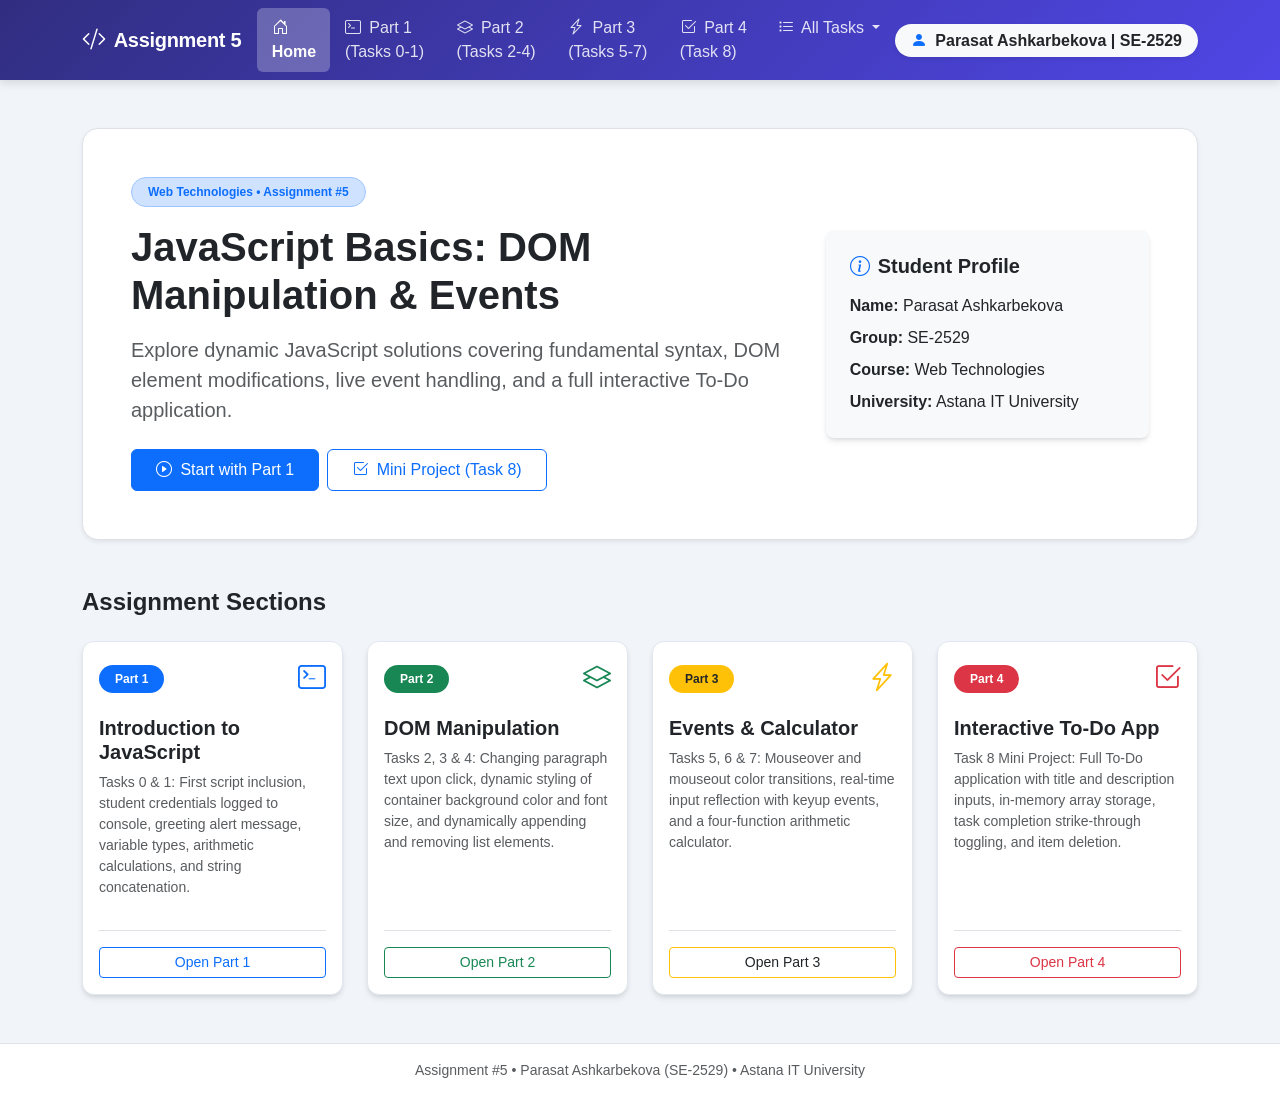
<file: index.html>
<!DOCTYPE html>
<html lang="en">
<head>
  <meta charset="UTF-8">
  <meta name="viewport" content="width=device-width, initial-scale=1.0">
  <title>Assignment 5 - JavaScript Basics | Parasat Ashkarbekova</title>
  <link href="https://cdn.jsdelivr.net/npm/bootstrap@5.3.3/dist/css/bootstrap.min.css" rel="stylesheet">
  <link href="https://cdn.jsdelivr.net/npm/bootstrap-icons@1.11.3/font/bootstrap-icons.min.css" rel="stylesheet">
  <link rel="stylesheet" href="css/style.css">
</head>
<body>

  <nav class="navbar navbar-expand-lg navbar-dark sticky-top">
    <div class="container">
      <a class="navbar-brand d-flex align-items-center gap-2" href="index.html">
        <i class="bi bi-code-slash fs-4"></i>
        <span>Assignment 5</span>
      </a>
      <button class="navbar-toggler" type="button" data-bs-toggle="collapse" data-bs-target="#mainNavbar" aria-controls="mainNavbar" aria-expanded="false" aria-label="Toggle navigation">
        <span class="navbar-toggler-icon"></span>
      </button>
      <div class="collapse navbar-collapse" id="mainNavbar">
        <ul class="navbar-nav me-auto mb-2 mb-lg-0">
          <li class="nav-item">
            <a class="nav-link active" aria-current="page" href="index.html">
              <i class="bi bi-house-door me-1"></i> Home
            </a>
          </li>
          <li class="nav-item">
            <a class="nav-link" href="part1.html">
              <i class="bi bi-terminal me-1"></i> Part 1 (Tasks 0-1)
            </a>
          </li>
          <li class="nav-item">
            <a class="nav-link" href="part2.html">
              <i class="bi bi-layers me-1"></i> Part 2 (Tasks 2-4)
            </a>
          </li>
          <li class="nav-item">
            <a class="nav-link" href="part3.html">
              <i class="bi bi-lightning-charge me-1"></i> Part 3 (Tasks 5-7)
            </a>
          </li>
          <li class="nav-item">
            <a class="nav-link" href="part4.html">
              <i class="bi bi-check2-square me-1"></i> Part 4 (Task 8)
            </a>
          </li>
          <li class="nav-item dropdown">
            <a class="nav-link dropdown-toggle" href="#" role="button" data-bs-toggle="dropdown" aria-expanded="false">
              <i class="bi bi-list-task me-1"></i> All Tasks
            </a>
            <ul class="dropdown-menu">
              <li><h6 class="dropdown-header">Part 1: Introduction</h6></li>
              <li><a class="dropdown-item" href="part1.html#task0">Task 0: First Script & Alert</a></li>
              <li><a class="dropdown-item" href="part1.html#task1">Task 1: Variables & Operators</a></li>
              <li><hr class="dropdown-divider"></li>
              <li><h6 class="dropdown-header">Part 2: DOM Manipulation</h6></li>
              <li><a class="dropdown-item" href="part2.html#task2">Task 2: Changing Content</a></li>
              <li><a class="dropdown-item" href="part2.html#task3">Task 3: Changing Styles</a></li>
              <li><a class="dropdown-item" href="part2.html#task4">Task 4: Add & Remove Items</a></li>
              <li><hr class="dropdown-divider"></li>
              <li><h6 class="dropdown-header">Part 3: Events</h6></li>
              <li><a class="dropdown-item" href="part3.html#task5">Task 5: Mouse Events</a></li>
              <li><a class="dropdown-item" href="part3.html#task6">Task 6: Keyboard Events</a></li>
              <li><a class="dropdown-item" href="part3.html#task7">Task 7: Calculator</a></li>
              <li><hr class="dropdown-divider"></li>
              <li><h6 class="dropdown-header">Part 4: Mini Project</h6></li>
              <li><a class="dropdown-item" href="part4.html#task8">Task 8: To-Do App</a></li>
            </ul>
          </li>
        </ul>
        <div class="d-flex align-items-center">
          <span class="badge bg-light text-dark py-2 px-3 fs-6 rounded-pill shadow-sm">
            <i class="bi bi-person-fill text-primary me-1"></i> Parasat Ashkarbekova | SE-2529
          </span>
        </div>
      </div>
    </div>
  </nav>

  <main class="py-5">
    <div class="container">
      <div class="p-5 mb-5 rounded-4 bg-white shadow-sm border">
        <div class="row align-items-center g-4">
          <div class="col-lg-8">
            <span class="badge bg-primary-subtle text-primary border border-primary-subtle px-3 py-2 rounded-pill mb-3">
              Web Technologies &bull; Assignment #5
            </span>
            <h1 class="display-6 fw-bold text-dark mb-3">
              JavaScript Basics: DOM Manipulation & Events
            </h1>
            <p class="lead text-muted mb-4">
              Explore dynamic JavaScript solutions covering fundamental syntax, DOM element modifications, live event handling, and a full interactive To-Do application.
            </p>
            <div class="d-flex flex-wrap gap-2">
              <a href="part1.html" class="btn btn-primary px-4 py-2">
                <i class="bi bi-play-circle me-1"></i> Start with Part 1
              </a>
              <a href="part4.html" class="btn btn-outline-primary px-4 py-2">
                <i class="bi bi-check2-square me-1"></i> Mini Project (Task 8)
              </a>
            </div>
          </div>
          <div class="col-lg-4">
            <div class="card border-0 bg-light p-4 rounded-3">
              <h5 class="fw-bold mb-3"><i class="bi bi-info-circle me-2 text-primary"></i>Student Profile</h5>
              <ul class="list-unstyled mb-0">
                <li class="mb-2"><strong>Name:</strong> Parasat Ashkarbekova</li>
                <li class="mb-2"><strong>Group:</strong> SE-2529</li>
                <li class="mb-2"><strong>Course:</strong> Web Technologies</li>
                <li><strong>University:</strong> Astana IT University</li>
              </ul>
            </div>
          </div>
        </div>
      </div>

      <h2 class="h4 fw-bold mb-4 text-dark">Assignment Sections</h2>
      <div class="row g-4">

        <div class="col-md-6 col-lg-3">
          <div class="card card-hover h-100">
            <div class="card-body d-flex flex-column">
              <div class="d-flex align-items-center justify-content-between mb-3">
                <span class="badge bg-primary text-white px-3 py-2 rounded-pill">Part 1</span>
                <i class="bi bi-terminal fs-3 text-primary"></i>
              </div>
              <h5 class="card-title fw-bold">Introduction to JavaScript</h5>
              <p class="card-text text-muted small flex-grow-1">
                Tasks 0 & 1: First script inclusion, student credentials logged to console, greeting alert message, variable types, arithmetic calculations, and string concatenation.
              </p>
              <div class="pt-3 border-top mt-3">
                <a href="part1.html" class="btn btn-sm btn-outline-primary w-100">Open Part 1</a>
              </div>
            </div>
          </div>
        </div>

        <div class="col-md-6 col-lg-3">
          <div class="card card-hover h-100">
            <div class="card-body d-flex flex-column">
              <div class="d-flex align-items-center justify-content-between mb-3">
                <span class="badge bg-success text-white px-3 py-2 rounded-pill">Part 2</span>
                <i class="bi bi-layers fs-3 text-success"></i>
              </div>
              <h5 class="card-title fw-bold">DOM Manipulation</h5>
              <p class="card-text text-muted small flex-grow-1">
                Tasks 2, 3 & 4: Changing paragraph text upon click, dynamic styling of container background color and font size, and dynamically appending and removing list elements.
              </p>
              <div class="pt-3 border-top mt-3">
                <a href="part2.html" class="btn btn-sm btn-outline-success w-100">Open Part 2</a>
              </div>
            </div>
          </div>
        </div>

        <div class="col-md-6 col-lg-3">
          <div class="card card-hover h-100">
            <div class="card-body d-flex flex-column">
              <div class="d-flex align-items-center justify-content-between mb-3">
                <span class="badge bg-warning text-dark px-3 py-2 rounded-pill">Part 3</span>
                <i class="bi bi-lightning-charge fs-3 text-warning"></i>
              </div>
              <h5 class="card-title fw-bold">Events & Calculator</h5>
              <p class="card-text text-muted small flex-grow-1">
                Tasks 5, 6 & 7: Mouseover and mouseout color transitions, real-time input reflection with keyup events, and a four-function arithmetic calculator.
              </p>
              <div class="pt-3 border-top mt-3">
                <a href="part3.html" class="btn btn-sm btn-outline-warning text-dark w-100">Open Part 3</a>
              </div>
            </div>
          </div>
        </div>

        <div class="col-md-6 col-lg-3">
          <div class="card card-hover h-100">
            <div class="card-body d-flex flex-column">
              <div class="d-flex align-items-center justify-content-between mb-3">
                <span class="badge bg-danger text-white px-3 py-2 rounded-pill">Part 4</span>
                <i class="bi bi-check2-square fs-3 text-danger"></i>
              </div>
              <h5 class="card-title fw-bold">Interactive To-Do App</h5>
              <p class="card-text text-muted small flex-grow-1">
                Task 8 Mini Project: Full To-Do application with title and description inputs, in-memory array storage, task completion strike-through toggling, and item deletion.
              </p>
              <div class="pt-3 border-top mt-3">
                <a href="part4.html" class="btn btn-sm btn-outline-danger w-100">Open Part 4</a>
              </div>
            </div>
          </div>
        </div>

      </div>
    </div>
  </main>

  <footer class="mt-auto py-3 bg-white border-top">
    <div class="container text-center text-muted small">
      <span>Assignment #5 &bull; Parasat Ashkarbekova (SE-2529) &bull; Astana IT University</span>
    </div>
  </footer>

  <script src="https://cdn.jsdelivr.net/npm/bootstrap@5.3.3/dist/js/bootstrap.bundle.min.js"></script>
</body>
</html>
</file>
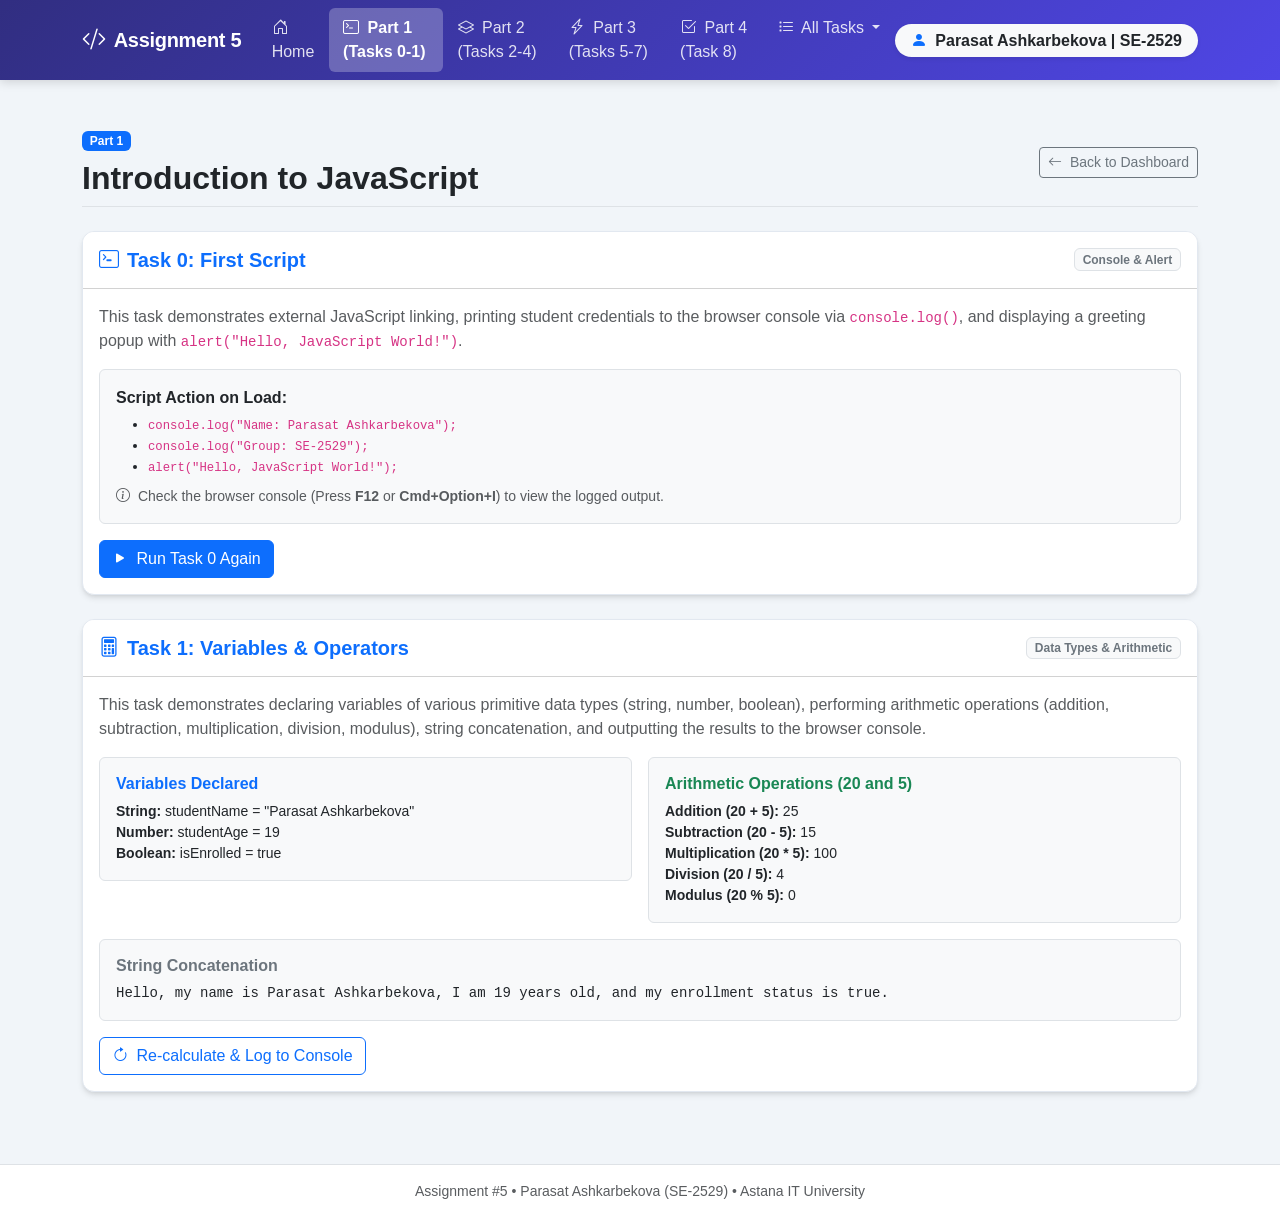
<file: part1.html>
<!DOCTYPE html>
<html lang="en">
<head>
  <meta charset="UTF-8">
  <meta name="viewport" content="width=device-width, initial-scale=1.0">
  <title>Part 1: Introduction to JavaScript | Assignment 5</title>
  <link href="https://cdn.jsdelivr.net/npm/bootstrap@5.3.3/dist/css/bootstrap.min.css" rel="stylesheet">
  <link href="https://cdn.jsdelivr.net/npm/bootstrap-icons@1.11.3/font/bootstrap-icons.min.css" rel="stylesheet">
  <link rel="stylesheet" href="css/style.css">
</head>
<body>

  <nav class="navbar navbar-expand-lg navbar-dark sticky-top">
    <div class="container">
      <a class="navbar-brand d-flex align-items-center gap-2" href="index.html">
        <i class="bi bi-code-slash fs-4"></i>
        <span>Assignment 5</span>
      </a>
      <button class="navbar-toggler" type="button" data-bs-toggle="collapse" data-bs-target="#mainNavbar" aria-controls="mainNavbar" aria-expanded="false" aria-label="Toggle navigation">
        <span class="navbar-toggler-icon"></span>
      </button>
      <div class="collapse navbar-collapse" id="mainNavbar">
        <ul class="navbar-nav me-auto mb-2 mb-lg-0">
          <li class="nav-item">
            <a class="nav-link" href="index.html">
              <i class="bi bi-house-door me-1"></i> Home
            </a>
          </li>
          <li class="nav-item">
            <a class="nav-link active" aria-current="page" href="part1.html">
              <i class="bi bi-terminal me-1"></i> Part 1 (Tasks 0-1)
            </a>
          </li>
          <li class="nav-item">
            <a class="nav-link" href="part2.html">
              <i class="bi bi-layers me-1"></i> Part 2 (Tasks 2-4)
            </a>
          </li>
          <li class="nav-item">
            <a class="nav-link" href="part3.html">
              <i class="bi bi-lightning-charge me-1"></i> Part 3 (Tasks 5-7)
            </a>
          </li>
          <li class="nav-item">
            <a class="nav-link" href="part4.html">
              <i class="bi bi-check2-square me-1"></i> Part 4 (Task 8)
            </a>
          </li>
          <li class="nav-item dropdown">
            <a class="nav-link dropdown-toggle" href="#" role="button" data-bs-toggle="dropdown" aria-expanded="false">
              <i class="bi bi-list-task me-1"></i> All Tasks
            </a>
            <ul class="dropdown-menu">
              <li><h6 class="dropdown-header">Part 1: Introduction</h6></li>
              <li><a class="dropdown-item" href="part1.html#task0">Task 0: First Script & Alert</a></li>
              <li><a class="dropdown-item" href="part1.html#task1">Task 1: Variables & Operators</a></li>
              <li><hr class="dropdown-divider"></li>
              <li><h6 class="dropdown-header">Part 2: DOM Manipulation</h6></li>
              <li><a class="dropdown-item" href="part2.html#task2">Task 2: Changing Content</a></li>
              <li><a class="dropdown-item" href="part2.html#task3">Task 3: Changing Styles</a></li>
              <li><a class="dropdown-item" href="part2.html#task4">Task 4: Add & Remove Items</a></li>
              <li><hr class="dropdown-divider"></li>
              <li><h6 class="dropdown-header">Part 3: Events</h6></li>
              <li><a class="dropdown-item" href="part3.html#task5">Task 5: Mouse Events</a></li>
              <li><a class="dropdown-item" href="part3.html#task6">Task 6: Keyboard Events</a></li>
              <li><a class="dropdown-item" href="part3.html#task7">Task 7: Calculator</a></li>
              <li><hr class="dropdown-divider"></li>
              <li><h6 class="dropdown-header">Part 4: Mini Project</h6></li>
              <li><a class="dropdown-item" href="part4.html#task8">Task 8: To-Do App</a></li>
            </ul>
          </li>
        </ul>
        <div class="d-flex align-items-center">
          <span class="badge bg-light text-dark py-2 px-3 fs-6 rounded-pill shadow-sm">
            <i class="bi bi-person-fill text-primary me-1"></i> Parasat Ashkarbekova | SE-2529
          </span>
        </div>
      </div>
    </div>
  </nav>

  <main class="py-5">
    <div class="container">
      <div class="d-flex align-items-center justify-content-between mb-4 pb-2 border-bottom">
        <div>
          <span class="badge bg-primary text-white mb-2">Part 1</span>
          <h1 class="h2 fw-bold text-dark mb-0">Introduction to JavaScript</h1>
        </div>
        <a href="index.html" class="btn btn-outline-secondary btn-sm">
          <i class="bi bi-arrow-left me-1"></i> Back to Dashboard
        </a>
      </div>

      <div id="task0" class="card mb-4">
        <div class="card-header bg-white py-3 d-flex align-items-center justify-content-between">
          <h2 class="h5 fw-bold mb-0 text-primary">
            <i class="bi bi-terminal me-2"></i>Task 0: First Script
          </h2>
          <span class="badge bg-light text-secondary border">Console & Alert</span>
        </div>
        <div class="card-body">
          <p class="text-muted">
            This task demonstrates external JavaScript linking, printing student credentials to the browser console via <code>console.log()</code>, and displaying a greeting popup with <code>alert("Hello, JavaScript World!")</code>.
          </p>
          <div class="p-3 bg-light rounded border mb-3">
            <p class="mb-1"><strong>Script Action on Load:</strong></p>
            <ul class="mb-2 small">
              <li><code>console.log("Name: Parasat Ashkarbekova");</code></li>
              <li><code>console.log("Group: SE-2529");</code></li>
              <li><code>alert("Hello, JavaScript World!");</code></li>
            </ul>
            <p class="mb-0 small text-muted">
              <i class="bi bi-info-circle me-1"></i> Check the browser console (Press <strong>F12</strong> or <strong>Cmd+Option+I</strong>) to view the logged output.
            </p>
          </div>
          <button id="run-task0-btn" class="btn btn-primary">
            <i class="bi bi-play-fill me-1"></i> Run Task 0 Again
          </button>
        </div>
      </div>

      <div id="task1" class="card mb-4">
        <div class="card-header bg-white py-3 d-flex align-items-center justify-content-between">
          <h2 class="h5 fw-bold mb-0 text-primary">
            <i class="bi bi-calculator me-2"></i>Task 1: Variables & Operators
          </h2>
          <span class="badge bg-light text-secondary border">Data Types & Arithmetic</span>
        </div>
        <div class="card-body">
          <p class="text-muted">
            This task demonstrates declaring variables of various primitive data types (string, number, boolean), performing arithmetic operations (addition, subtraction, multiplication, division, modulus), string concatenation, and outputting the results to the browser console.
          </p>
          <div id="task1-output" class="mb-3"></div>
          <button id="run-task1-btn" class="btn btn-outline-primary">
            <i class="bi bi-arrow-clockwise me-1"></i> Re-calculate & Log to Console
          </button>
        </div>
      </div>
    </div>
  </main>

  <footer class="mt-auto py-3 bg-white border-top">
    <div class="container text-center text-muted small">
      <span>Assignment #5 &bull; Parasat Ashkarbekova (SE-2529) &bull; Astana IT University</span>
    </div>
  </footer>

  <script src="https://cdn.jsdelivr.net/npm/bootstrap@5.3.3/dist/js/bootstrap.bundle.min.js"></script>
  <script src="js/part1.js"></script>
</body>
</html>
</file>
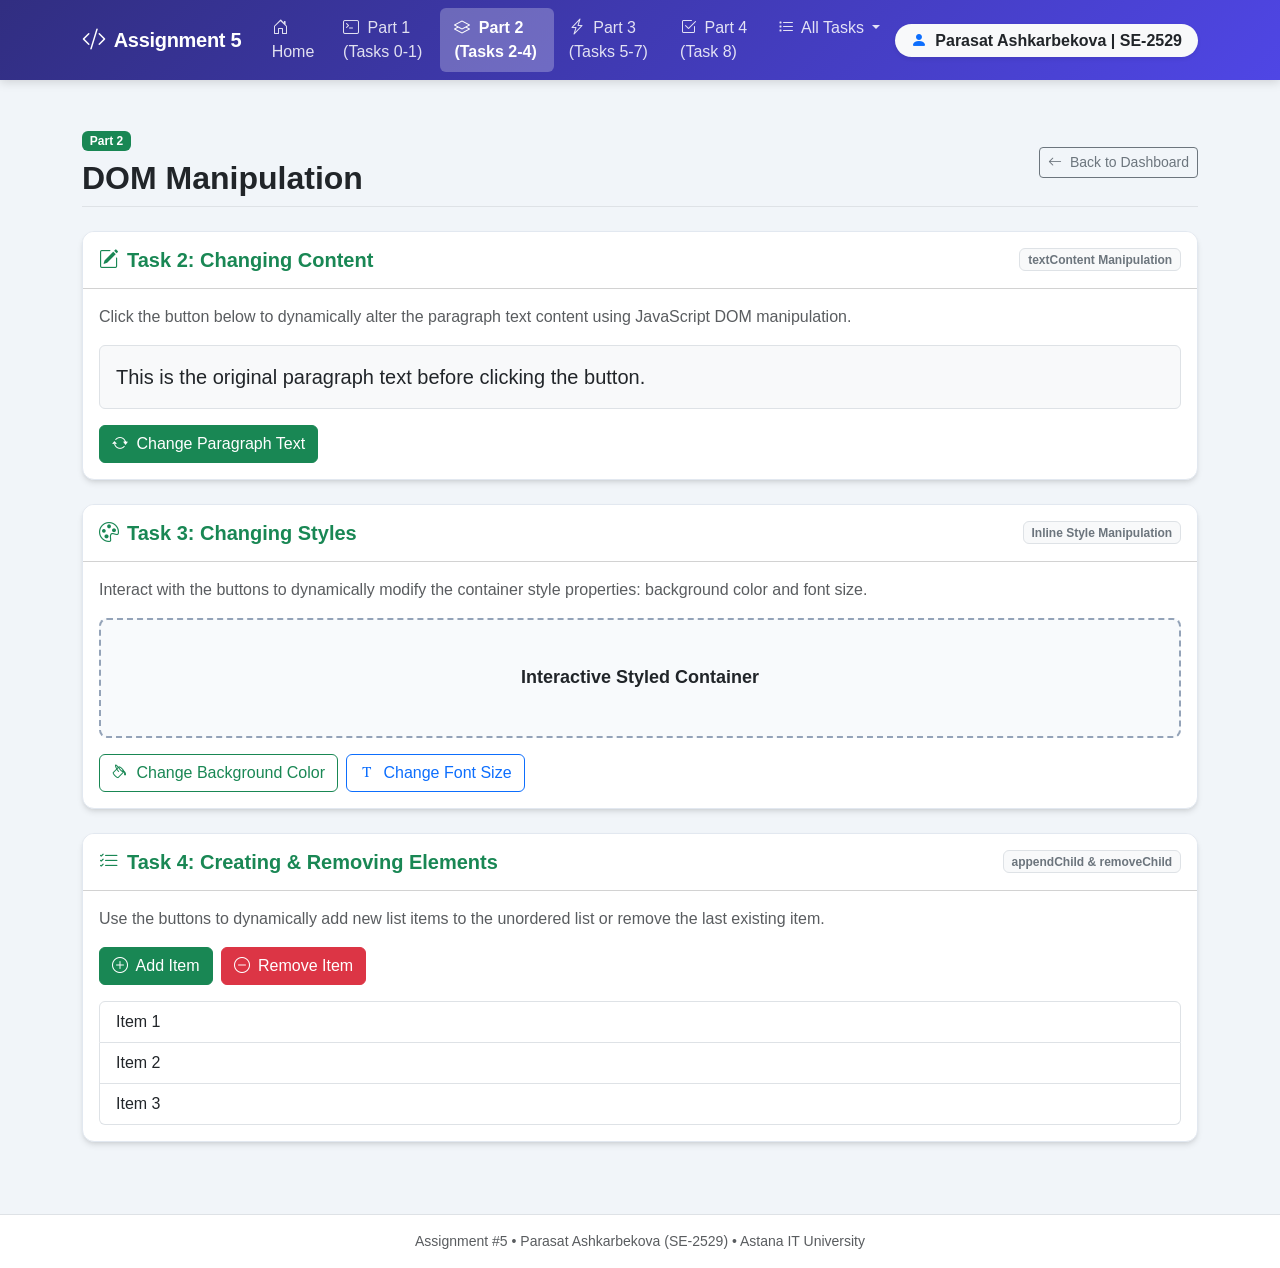
<file: part2.html>
<!DOCTYPE html>
<html lang="en">
<head>
  <meta charset="UTF-8">
  <meta name="viewport" content="width=device-width, initial-scale=1.0">
  <title>Part 2: DOM Manipulation | Assignment 5</title>
  <link href="https://cdn.jsdelivr.net/npm/bootstrap@5.3.3/dist/css/bootstrap.min.css" rel="stylesheet">
  <link href="https://cdn.jsdelivr.net/npm/bootstrap-icons@1.11.3/font/bootstrap-icons.min.css" rel="stylesheet">
  <link rel="stylesheet" href="css/style.css">
</head>
<body>

  <nav class="navbar navbar-expand-lg navbar-dark sticky-top">
    <div class="container">
      <a class="navbar-brand d-flex align-items-center gap-2" href="index.html">
        <i class="bi bi-code-slash fs-4"></i>
        <span>Assignment 5</span>
      </a>
      <button class="navbar-toggler" type="button" data-bs-toggle="collapse" data-bs-target="#mainNavbar" aria-controls="mainNavbar" aria-expanded="false" aria-label="Toggle navigation">
        <span class="navbar-toggler-icon"></span>
      </button>
      <div class="collapse navbar-collapse" id="mainNavbar">
        <ul class="navbar-nav me-auto mb-2 mb-lg-0">
          <li class="nav-item">
            <a class="nav-link" href="index.html">
              <i class="bi bi-house-door me-1"></i> Home
            </a>
          </li>
          <li class="nav-item">
            <a class="nav-link" href="part1.html">
              <i class="bi bi-terminal me-1"></i> Part 1 (Tasks 0-1)
            </a>
          </li>
          <li class="nav-item">
            <a class="nav-link active" aria-current="page" href="part2.html">
              <i class="bi bi-layers me-1"></i> Part 2 (Tasks 2-4)
            </a>
          </li>
          <li class="nav-item">
            <a class="nav-link" href="part3.html">
              <i class="bi bi-lightning-charge me-1"></i> Part 3 (Tasks 5-7)
            </a>
          </li>
          <li class="nav-item">
            <a class="nav-link" href="part4.html">
              <i class="bi bi-check2-square me-1"></i> Part 4 (Task 8)
            </a>
          </li>
          <li class="nav-item dropdown">
            <a class="nav-link dropdown-toggle" href="#" role="button" data-bs-toggle="dropdown" aria-expanded="false">
              <i class="bi bi-list-task me-1"></i> All Tasks
            </a>
            <ul class="dropdown-menu">
              <li><h6 class="dropdown-header">Part 1: Introduction</h6></li>
              <li><a class="dropdown-item" href="part1.html#task0">Task 0: First Script & Alert</a></li>
              <li><a class="dropdown-item" href="part1.html#task1">Task 1: Variables & Operators</a></li>
              <li><hr class="dropdown-divider"></li>
              <li><h6 class="dropdown-header">Part 2: DOM Manipulation</h6></li>
              <li><a class="dropdown-item" href="part2.html#task2">Task 2: Changing Content</a></li>
              <li><a class="dropdown-item" href="part2.html#task3">Task 3: Changing Styles</a></li>
              <li><a class="dropdown-item" href="part2.html#task4">Task 4: Add & Remove Items</a></li>
              <li><hr class="dropdown-divider"></li>
              <li><h6 class="dropdown-header">Part 3: Events</h6></li>
              <li><a class="dropdown-item" href="part3.html#task5">Task 5: Mouse Events</a></li>
              <li><a class="dropdown-item" href="part3.html#task6">Task 6: Keyboard Events</a></li>
              <li><a class="dropdown-item" href="part3.html#task7">Task 7: Calculator</a></li>
              <li><hr class="dropdown-divider"></li>
              <li><h6 class="dropdown-header">Part 4: Mini Project</h6></li>
              <li><a class="dropdown-item" href="part4.html#task8">Task 8: To-Do App</a></li>
            </ul>
          </li>
        </ul>
        <div class="d-flex align-items-center">
          <span class="badge bg-light text-dark py-2 px-3 fs-6 rounded-pill shadow-sm">
            <i class="bi bi-person-fill text-primary me-1"></i> Parasat Ashkarbekova | SE-2529
          </span>
        </div>
      </div>
    </div>
  </nav>

  <main class="py-5">
    <div class="container">
      <div class="d-flex align-items-center justify-content-between mb-4 pb-2 border-bottom">
        <div>
          <span class="badge bg-success text-white mb-2">Part 2</span>
          <h1 class="h2 fw-bold text-dark mb-0">DOM Manipulation</h1>
        </div>
        <a href="index.html" class="btn btn-outline-secondary btn-sm">
          <i class="bi bi-arrow-left me-1"></i> Back to Dashboard
        </a>
      </div>

      <div id="task2" class="card mb-4">
        <div class="card-header bg-white py-3 d-flex align-items-center justify-content-between">
          <h2 class="h5 fw-bold mb-0 text-success">
            <i class="bi bi-pencil-square me-2"></i>Task 2: Changing Content
          </h2>
          <span class="badge bg-light text-secondary border">textContent Manipulation</span>
        </div>
        <div class="card-body">
          <p class="text-muted mb-3">
            Click the button below to dynamically alter the paragraph text content using JavaScript DOM manipulation.
          </p>
          <div class="p-3 bg-light rounded border mb-3">
            <p id="target-paragraph" class="fs-5 mb-0 fw-medium text-dark">
              This is the original paragraph text before clicking the button.
            </p>
          </div>
          <button id="change-text-btn" class="btn btn-success">
            <i class="bi bi-arrow-repeat me-1"></i> Change Paragraph Text
          </button>
        </div>
      </div>

      <div id="task3" class="card mb-4">
        <div class="card-header bg-white py-3 d-flex align-items-center justify-content-between">
          <h2 class="h5 fw-bold mb-0 text-success">
            <i class="bi bi-palette me-2"></i>Task 3: Changing Styles
          </h2>
          <span class="badge bg-light text-secondary border">Inline Style Manipulation</span>
        </div>
        <div class="card-body">
          <p class="text-muted mb-3">
            Interact with the buttons to dynamically modify the container style properties: background color and font size.
          </p>
          <div id="style-box" class="interactive-box p-4 text-center mb-3" style="background-color: #f8fafc; font-size: 18px;">
            Interactive Styled Container
          </div>
          <div class="d-flex flex-wrap gap-2">
            <button id="change-bg-btn" class="btn btn-outline-success">
              <i class="bi bi-paint-bucket me-1"></i> Change Background Color
            </button>
            <button id="change-font-btn" class="btn btn-outline-primary">
              <i class="bi bi-fonts me-1"></i> Change Font Size
            </button>
          </div>
        </div>
      </div>

      <div id="task4" class="card mb-4">
        <div class="card-header bg-white py-3 d-flex align-items-center justify-content-between">
          <h2 class="h5 fw-bold mb-0 text-success">
            <i class="bi bi-list-check me-2"></i>Task 4: Creating & Removing Elements
          </h2>
          <span class="badge bg-light text-secondary border">appendChild & removeChild</span>
        </div>
        <div class="card-body">
          <p class="text-muted mb-3">
            Use the buttons to dynamically add new list items to the unordered list or remove the last existing item.
          </p>
          <div class="d-flex flex-wrap gap-2 mb-3">
            <button id="add-item-btn" class="btn btn-success">
              <i class="bi bi-plus-circle me-1"></i> Add Item
            </button>
            <button id="remove-item-btn" class="btn btn-danger">
              <i class="bi bi-dash-circle me-1"></i> Remove Item
            </button>
          </div>
          <ul id="dynamic-list" class="list-group">
            <li class="list-group-item d-flex justify-content-between align-items-center">Item 1</li>
            <li class="list-group-item d-flex justify-content-between align-items-center">Item 2</li>
            <li class="list-group-item d-flex justify-content-between align-items-center">Item 3</li>
          </ul>
        </div>
      </div>
    </div>
  </main>

  <footer class="mt-auto py-3 bg-white border-top">
    <div class="container text-center text-muted small">
      <span>Assignment #5 &bull; Parasat Ashkarbekova (SE-2529) &bull; Astana IT University</span>
    </div>
  </footer>

  <script src="https://cdn.jsdelivr.net/npm/bootstrap@5.3.3/dist/js/bootstrap.bundle.min.js"></script>
  <script src="js/part2.js"></script>
</body>
</html>
</file>
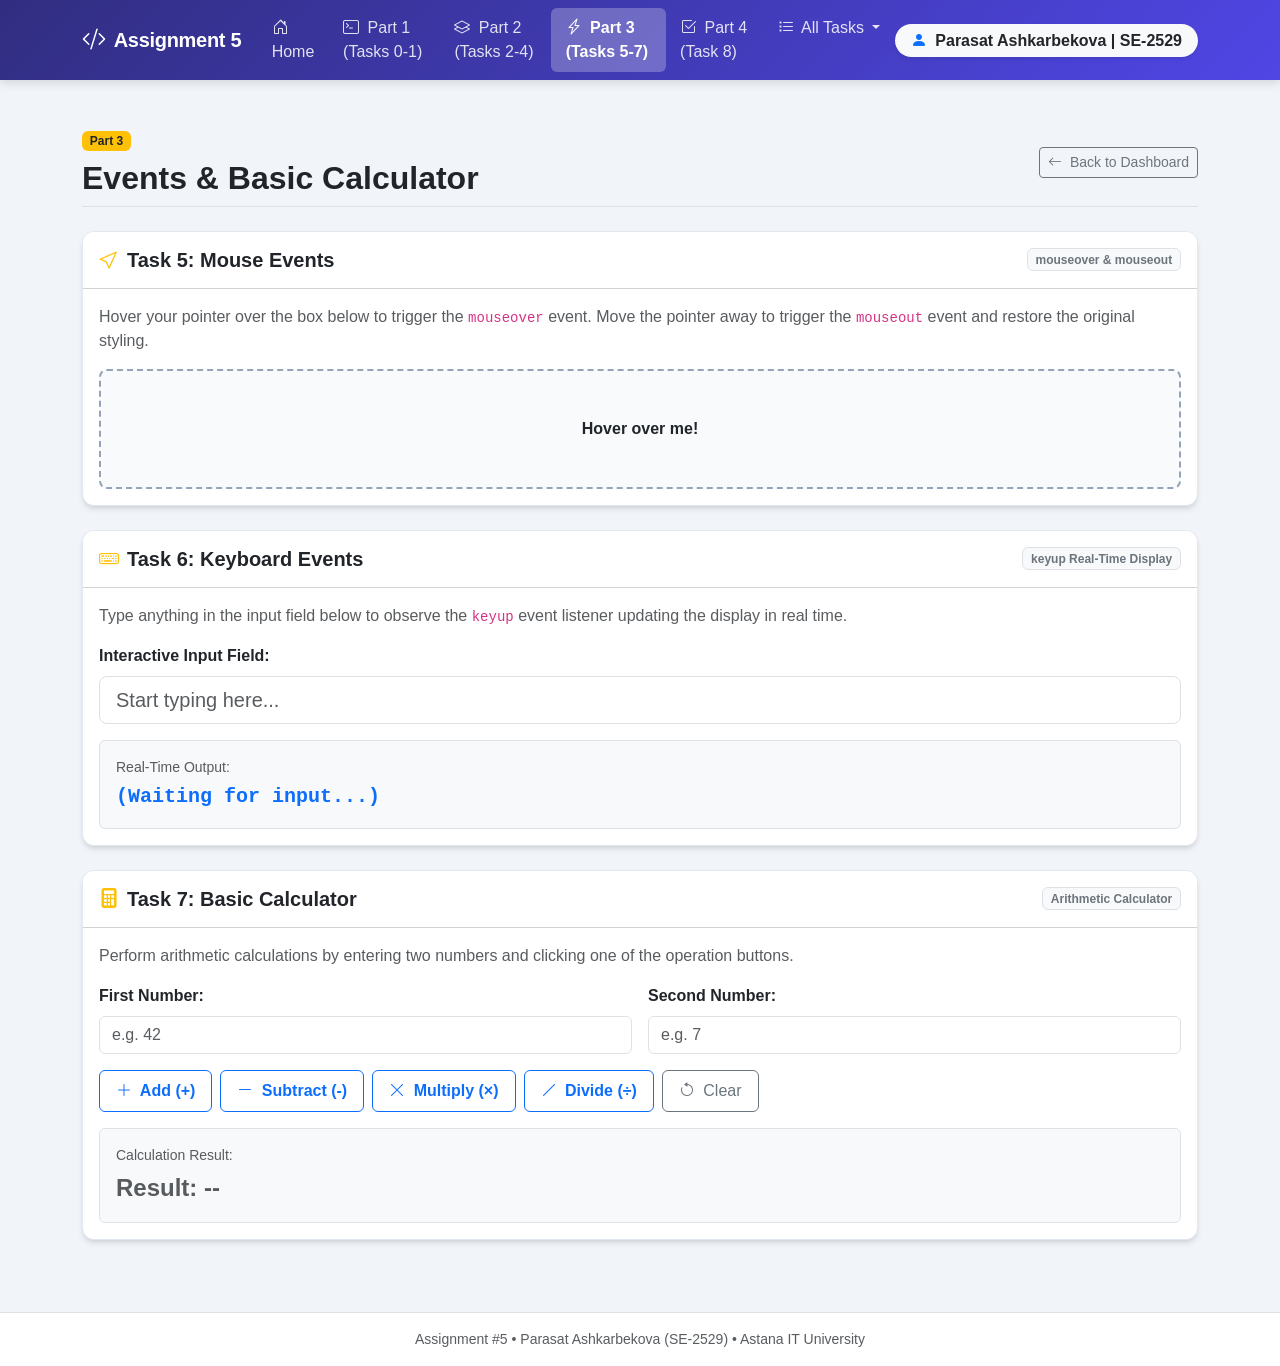
<file: part3.html>
<!DOCTYPE html>
<html lang="en">
<head>
  <meta charset="UTF-8">
  <meta name="viewport" content="width=device-width, initial-scale=1.0">
  <title>Part 3: Events & Calculator | Assignment 5</title>
  <link href="https://cdn.jsdelivr.net/npm/bootstrap@5.3.3/dist/css/bootstrap.min.css" rel="stylesheet">
  <link href="https://cdn.jsdelivr.net/npm/bootstrap-icons@1.11.3/font/bootstrap-icons.min.css" rel="stylesheet">
  <link rel="stylesheet" href="css/style.css">
</head>
<body>

  <nav class="navbar navbar-expand-lg navbar-dark sticky-top">
    <div class="container">
      <a class="navbar-brand d-flex align-items-center gap-2" href="index.html">
        <i class="bi bi-code-slash fs-4"></i>
        <span>Assignment 5</span>
      </a>
      <button class="navbar-toggler" type="button" data-bs-toggle="collapse" data-bs-target="#mainNavbar" aria-controls="mainNavbar" aria-expanded="false" aria-label="Toggle navigation">
        <span class="navbar-toggler-icon"></span>
      </button>
      <div class="collapse navbar-collapse" id="mainNavbar">
        <ul class="navbar-nav me-auto mb-2 mb-lg-0">
          <li class="nav-item">
            <a class="nav-link" href="index.html">
              <i class="bi bi-house-door me-1"></i> Home
            </a>
          </li>
          <li class="nav-item">
            <a class="nav-link" href="part1.html">
              <i class="bi bi-terminal me-1"></i> Part 1 (Tasks 0-1)
            </a>
          </li>
          <li class="nav-item">
            <a class="nav-link" href="part2.html">
              <i class="bi bi-layers me-1"></i> Part 2 (Tasks 2-4)
            </a>
          </li>
          <li class="nav-item">
            <a class="nav-link active" aria-current="page" href="part3.html">
              <i class="bi bi-lightning-charge me-1"></i> Part 3 (Tasks 5-7)
            </a>
          </li>
          <li class="nav-item">
            <a class="nav-link" href="part4.html">
              <i class="bi bi-check2-square me-1"></i> Part 4 (Task 8)
            </a>
          </li>
          <li class="nav-item dropdown">
            <a class="nav-link dropdown-toggle" href="#" role="button" data-bs-toggle="dropdown" aria-expanded="false">
              <i class="bi bi-list-task me-1"></i> All Tasks
            </a>
            <ul class="dropdown-menu">
              <li><h6 class="dropdown-header">Part 1: Introduction</h6></li>
              <li><a class="dropdown-item" href="part1.html#task0">Task 0: First Script & Alert</a></li>
              <li><a class="dropdown-item" href="part1.html#task1">Task 1: Variables & Operators</a></li>
              <li><hr class="dropdown-divider"></li>
              <li><h6 class="dropdown-header">Part 2: DOM Manipulation</h6></li>
              <li><a class="dropdown-item" href="part2.html#task2">Task 2: Changing Content</a></li>
              <li><a class="dropdown-item" href="part2.html#task3">Task 3: Changing Styles</a></li>
              <li><a class="dropdown-item" href="part2.html#task4">Task 4: Add & Remove Items</a></li>
              <li><hr class="dropdown-divider"></li>
              <li><h6 class="dropdown-header">Part 3: Events</h6></li>
              <li><a class="dropdown-item" href="part3.html#task5">Task 5: Mouse Events</a></li>
              <li><a class="dropdown-item" href="part3.html#task6">Task 6: Keyboard Events</a></li>
              <li><a class="dropdown-item" href="part3.html#task7">Task 7: Calculator</a></li>
              <li><hr class="dropdown-divider"></li>
              <li><h6 class="dropdown-header">Part 4: Mini Project</h6></li>
              <li><a class="dropdown-item" href="part4.html#task8">Task 8: To-Do App</a></li>
            </ul>
          </li>
        </ul>
        <div class="d-flex align-items-center">
          <span class="badge bg-light text-dark py-2 px-3 fs-6 rounded-pill shadow-sm">
            <i class="bi bi-person-fill text-primary me-1"></i> Parasat Ashkarbekova | SE-2529
          </span>
        </div>
      </div>
    </div>
  </nav>

  <main class="py-5">
    <div class="container">
      <div class="d-flex align-items-center justify-content-between mb-4 pb-2 border-bottom">
        <div>
          <span class="badge bg-warning text-dark mb-2">Part 3</span>
          <h1 class="h2 fw-bold text-dark mb-0">Events & Basic Calculator</h1>
        </div>
        <a href="index.html" class="btn btn-outline-secondary btn-sm">
          <i class="bi bi-arrow-left me-1"></i> Back to Dashboard
        </a>
      </div>

      <div id="task5" class="card mb-4">
        <div class="card-header bg-white py-3 d-flex align-items-center justify-content-between">
          <h2 class="h5 fw-bold mb-0 text-dark">
            <i class="bi bi-cursor me-2 text-warning"></i>Task 5: Mouse Events
          </h2>
          <span class="badge bg-light text-secondary border">mouseover & mouseout</span>
        </div>
        <div class="card-body">
          <p class="text-muted mb-3">
            Hover your pointer over the box below to trigger the <code>mouseover</code> event. Move the pointer away to trigger the <code>mouseout</code> event and restore the original styling.
          </p>
          <div id="hover-box" class="interactive-box p-4 text-center cursor-pointer" style="background-color: #f8fafc; cursor: pointer;">
            Hover over me!
          </div>
        </div>
      </div>

      <div id="task6" class="card mb-4">
        <div class="card-header bg-white py-3 d-flex align-items-center justify-content-between">
          <h2 class="h5 fw-bold mb-0 text-dark">
            <i class="bi bi-keyboard me-2 text-warning"></i>Task 6: Keyboard Events
          </h2>
          <span class="badge bg-light text-secondary border">keyup Real-Time Display</span>
        </div>
        <div class="card-body">
          <p class="text-muted mb-3">
            Type anything in the input field below to observe the <code>keyup</code> event listener updating the display in real time.
          </p>
          <div class="mb-3">
            <label for="live-input" class="form-label fw-semibold">Interactive Input Field:</label>
            <input type="text" id="live-input" class="form-control form-control-lg" placeholder="Start typing here...">
          </div>
          <div class="p-3 bg-light rounded border">
            <span class="text-muted small d-block mb-1">Real-Time Output:</span>
            <div id="live-output" class="fs-5 fw-bold text-primary font-monospace">
              (Waiting for input...)
            </div>
          </div>
        </div>
      </div>

      <div id="task7" class="card mb-4">
        <div class="card-header bg-white py-3 d-flex align-items-center justify-content-between">
          <h2 class="h5 fw-bold mb-0 text-dark">
            <i class="bi bi-calculator-fill me-2 text-warning"></i>Task 7: Basic Calculator
          </h2>
          <span class="badge bg-light text-secondary border">Arithmetic Calculator</span>
        </div>
        <div class="card-body">
          <p class="text-muted mb-3">
            Perform arithmetic calculations by entering two numbers and clicking one of the operation buttons.
          </p>
          <div class="row g-3 mb-3">
            <div class="col-md-6">
              <label for="calc-num1" class="form-label fw-semibold">First Number:</label>
              <input type="number" id="calc-num1" class="form-control" placeholder="e.g. 42">
            </div>
            <div class="col-md-6">
              <label for="calc-num2" class="form-label fw-semibold">Second Number:</label>
              <input type="number" id="calc-num2" class="form-control" placeholder="e.g. 7">
            </div>
          </div>
          <div class="d-flex flex-wrap gap-2 mb-3">
            <button id="btn-add" class="btn btn-outline-primary fw-bold px-3 py-2">
              <i class="bi bi-plus-lg me-1"></i> Add (+)
            </button>
            <button id="btn-subtract" class="btn btn-outline-primary fw-bold px-3 py-2">
              <i class="bi bi-dash-lg me-1"></i> Subtract (-)
            </button>
            <button id="btn-multiply" class="btn btn-outline-primary fw-bold px-3 py-2">
              <i class="bi bi-x-lg me-1"></i> Multiply (&times;)
            </button>
            <button id="btn-divide" class="btn btn-outline-primary fw-bold px-3 py-2">
              <i class="bi bi-slash-lg me-1"></i> Divide (&divide;)
            </button>
            <button id="btn-clear" class="btn btn-outline-secondary px-3 py-2">
              <i class="bi bi-arrow-counterclockwise me-1"></i> Clear
            </button>
          </div>
          <div class="p-3 bg-light rounded border">
            <span class="text-muted small d-block mb-1">Calculation Result:</span>
            <div id="calc-result" class="fs-4 fw-bold text-muted">Result: --</div>
          </div>
        </div>
      </div>
    </div>
  </main>

  <footer class="mt-auto py-3 bg-white border-top">
    <div class="container text-center text-muted small">
      <span>Assignment #5 &bull; Parasat Ashkarbekova (SE-2529) &bull; Astana IT University</span>
    </div>
  </footer>

  <script src="https://cdn.jsdelivr.net/npm/bootstrap@5.3.3/dist/js/bootstrap.bundle.min.js"></script>
  <script src="js/part3.js"></script>
</body>
</html>
</file>
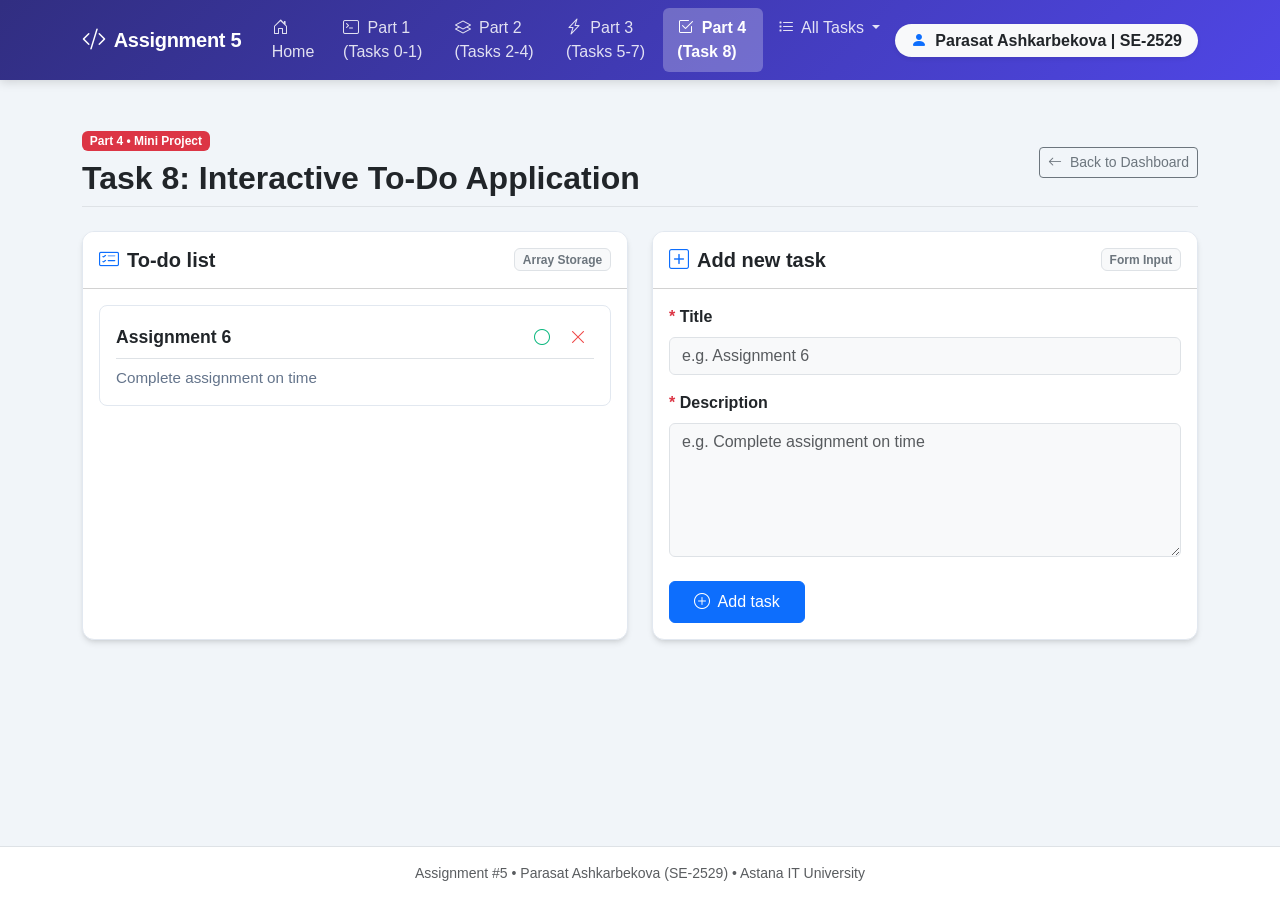
<file: part4.html>
<!DOCTYPE html>
<html lang="en">
<head>
  <meta charset="UTF-8">
  <meta name="viewport" content="width=device-width, initial-scale=1.0">
  <title>Part 4: Mini Project (To-Do App) | Assignment 5</title>
  <link href="https://cdn.jsdelivr.net/npm/bootstrap@5.3.3/dist/css/bootstrap.min.css" rel="stylesheet">
  <link href="https://cdn.jsdelivr.net/npm/bootstrap-icons@1.11.3/font/bootstrap-icons.min.css" rel="stylesheet">
  <link rel="stylesheet" href="css/style.css">
</head>
<body>

  <nav class="navbar navbar-expand-lg navbar-dark sticky-top">
    <div class="container">
      <a class="navbar-brand d-flex align-items-center gap-2" href="index.html">
        <i class="bi bi-code-slash fs-4"></i>
        <span>Assignment 5</span>
      </a>
      <button class="navbar-toggler" type="button" data-bs-toggle="collapse" data-bs-target="#mainNavbar" aria-controls="mainNavbar" aria-expanded="false" aria-label="Toggle navigation">
        <span class="navbar-toggler-icon"></span>
      </button>
      <div class="collapse navbar-collapse" id="mainNavbar">
        <ul class="navbar-nav me-auto mb-2 mb-lg-0">
          <li class="nav-item">
            <a class="nav-link" href="index.html">
              <i class="bi bi-house-door me-1"></i> Home
            </a>
          </li>
          <li class="nav-item">
            <a class="nav-link" href="part1.html">
              <i class="bi bi-terminal me-1"></i> Part 1 (Tasks 0-1)
            </a>
          </li>
          <li class="nav-item">
            <a class="nav-link" href="part2.html">
              <i class="bi bi-layers me-1"></i> Part 2 (Tasks 2-4)
            </a>
          </li>
          <li class="nav-item">
            <a class="nav-link" href="part3.html">
              <i class="bi bi-lightning-charge me-1"></i> Part 3 (Tasks 5-7)
            </a>
          </li>
          <li class="nav-item">
            <a class="nav-link active" aria-current="page" href="part4.html">
              <i class="bi bi-check2-square me-1"></i> Part 4 (Task 8)
            </a>
          </li>
          <li class="nav-item dropdown">
            <a class="nav-link dropdown-toggle" href="#" role="button" data-bs-toggle="dropdown" aria-expanded="false">
              <i class="bi bi-list-task me-1"></i> All Tasks
            </a>
            <ul class="dropdown-menu">
              <li><h6 class="dropdown-header">Part 1: Introduction</h6></li>
              <li><a class="dropdown-item" href="part1.html#task0">Task 0: First Script & Alert</a></li>
              <li><a class="dropdown-item" href="part1.html#task1">Task 1: Variables & Operators</a></li>
              <li><hr class="dropdown-divider"></li>
              <li><h6 class="dropdown-header">Part 2: DOM Manipulation</h6></li>
              <li><a class="dropdown-item" href="part2.html#task2">Task 2: Changing Content</a></li>
              <li><a class="dropdown-item" href="part2.html#task3">Task 3: Changing Styles</a></li>
              <li><a class="dropdown-item" href="part2.html#task4">Task 4: Add & Remove Items</a></li>
              <li><hr class="dropdown-divider"></li>
              <li><h6 class="dropdown-header">Part 3: Events</h6></li>
              <li><a class="dropdown-item" href="part3.html#task5">Task 5: Mouse Events</a></li>
              <li><a class="dropdown-item" href="part3.html#task6">Task 6: Keyboard Events</a></li>
              <li><a class="dropdown-item" href="part3.html#task7">Task 7: Calculator</a></li>
              <li><hr class="dropdown-divider"></li>
              <li><h6 class="dropdown-header">Part 4: Mini Project</h6></li>
              <li><a class="dropdown-item" href="part4.html#task8">Task 8: To-Do App</a></li>
            </ul>
          </li>
        </ul>
        <div class="d-flex align-items-center">
          <span class="badge bg-light text-dark py-2 px-3 fs-6 rounded-pill shadow-sm">
            <i class="bi bi-person-fill text-primary me-1"></i> Parasat Ashkarbekova | SE-2529
          </span>
        </div>
      </div>
    </div>
  </nav>

  <main class="py-5">
    <div class="container">
      <div class="d-flex align-items-center justify-content-between mb-4 pb-2 border-bottom">
        <div>
          <span class="badge bg-danger text-white mb-2">Part 4 &bull; Mini Project</span>
          <h1 class="h2 fw-bold text-dark mb-0">Task 8: Interactive To-Do Application</h1>
        </div>
        <a href="index.html" class="btn btn-outline-secondary btn-sm">
          <i class="bi bi-arrow-left me-1"></i> Back to Dashboard
        </a>
      </div>

      <div id="task8" class="row g-4">
        <div class="col-lg-6">
          <div class="card h-100">
            <div class="card-header bg-white py-3 d-flex align-items-center justify-content-between">
              <h2 class="h5 fw-bold mb-0 text-dark">
                <i class="bi bi-card-checklist me-2 text-primary"></i>To-do list
              </h2>
              <span class="badge bg-light text-secondary border">Array Storage</span>
            </div>
            <div class="card-body">
              <div id="todo-list"></div>
            </div>
          </div>
        </div>

        <div class="col-lg-6">
          <div class="card h-100">
            <div class="card-header bg-white py-3 d-flex align-items-center justify-content-between">
              <h2 class="h5 fw-bold mb-0 text-dark">
                <i class="bi bi-plus-square me-2 text-primary"></i>Add new task
              </h2>
              <span class="badge bg-light text-secondary border">Form Input</span>
            </div>
            <div class="card-body">
              <div class="mb-3">
                <label for="task-title" class="form-label fw-semibold">
                  <span class="text-danger">*</span> Title
                </label>
                <input type="text" id="task-title" class="form-control bg-light" placeholder="e.g. Assignment 6">
              </div>

              <div class="mb-4">
                <label for="task-desc" class="form-label fw-semibold">
                  <span class="text-danger">*</span> Description
                </label>
                <textarea id="task-desc" class="form-control bg-light" rows="5" placeholder="e.g. Complete assignment on time"></textarea>
              </div>

              <button id="add-task-btn" class="btn btn-primary px-4 py-2">
                <i class="bi bi-plus-circle me-1"></i> Add task
              </button>
            </div>
          </div>
        </div>
      </div>
    </div>
  </main>

  <footer class="mt-auto py-3 bg-white border-top">
    <div class="container text-center text-muted small">
      <span>Assignment #5 &bull; Parasat Ashkarbekova (SE-2529) &bull; Astana IT University</span>
    </div>
  </footer>

  <script src="https://cdn.jsdelivr.net/npm/bootstrap@5.3.3/dist/js/bootstrap.bundle.min.js"></script>
  <script src="js/part4.js"></script>
</body>
</html>
</file>
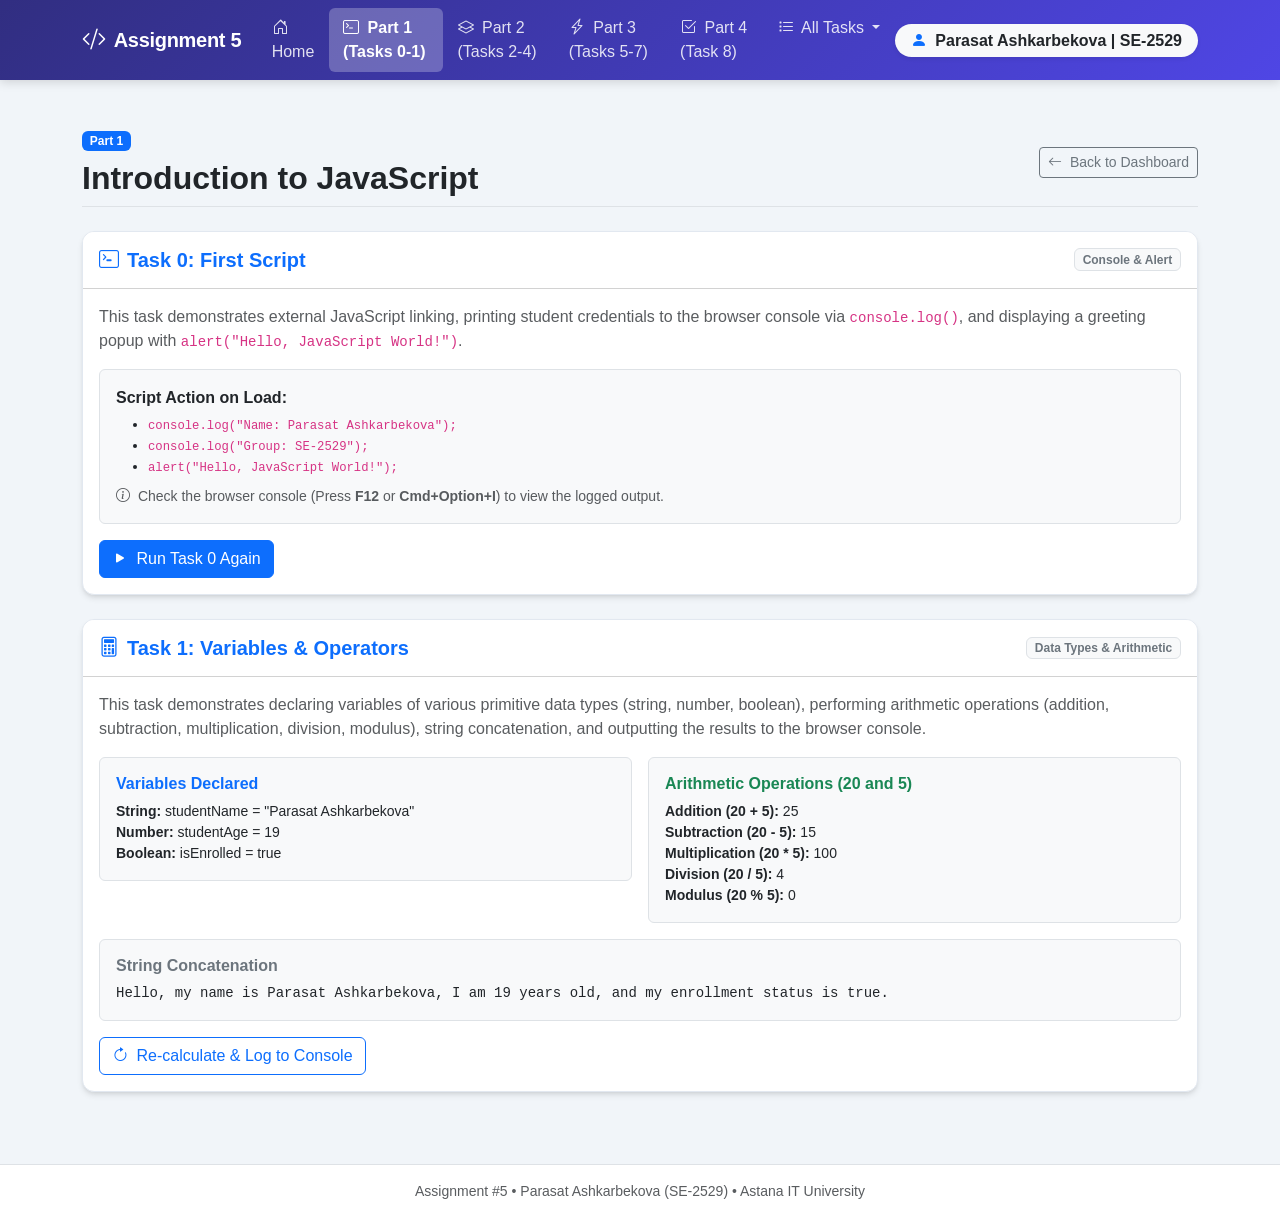
<file: task0.html>
<!DOCTYPE html>
<html lang="en">
<head>
  <meta charset="UTF-8">
  <meta http-equiv="refresh" content="0; url=part1.html#task0">
  <title>Task 0: First Script & Alert | Assignment 5</title>
  <script>
    window.location.replace("part1.html#task0");
  </script>
</head>
<body>
  <p>Redirecting to <a href="part1.html#task0">Task 0: First Script & Alert</a>...</p>
</body>
</html>
</file>
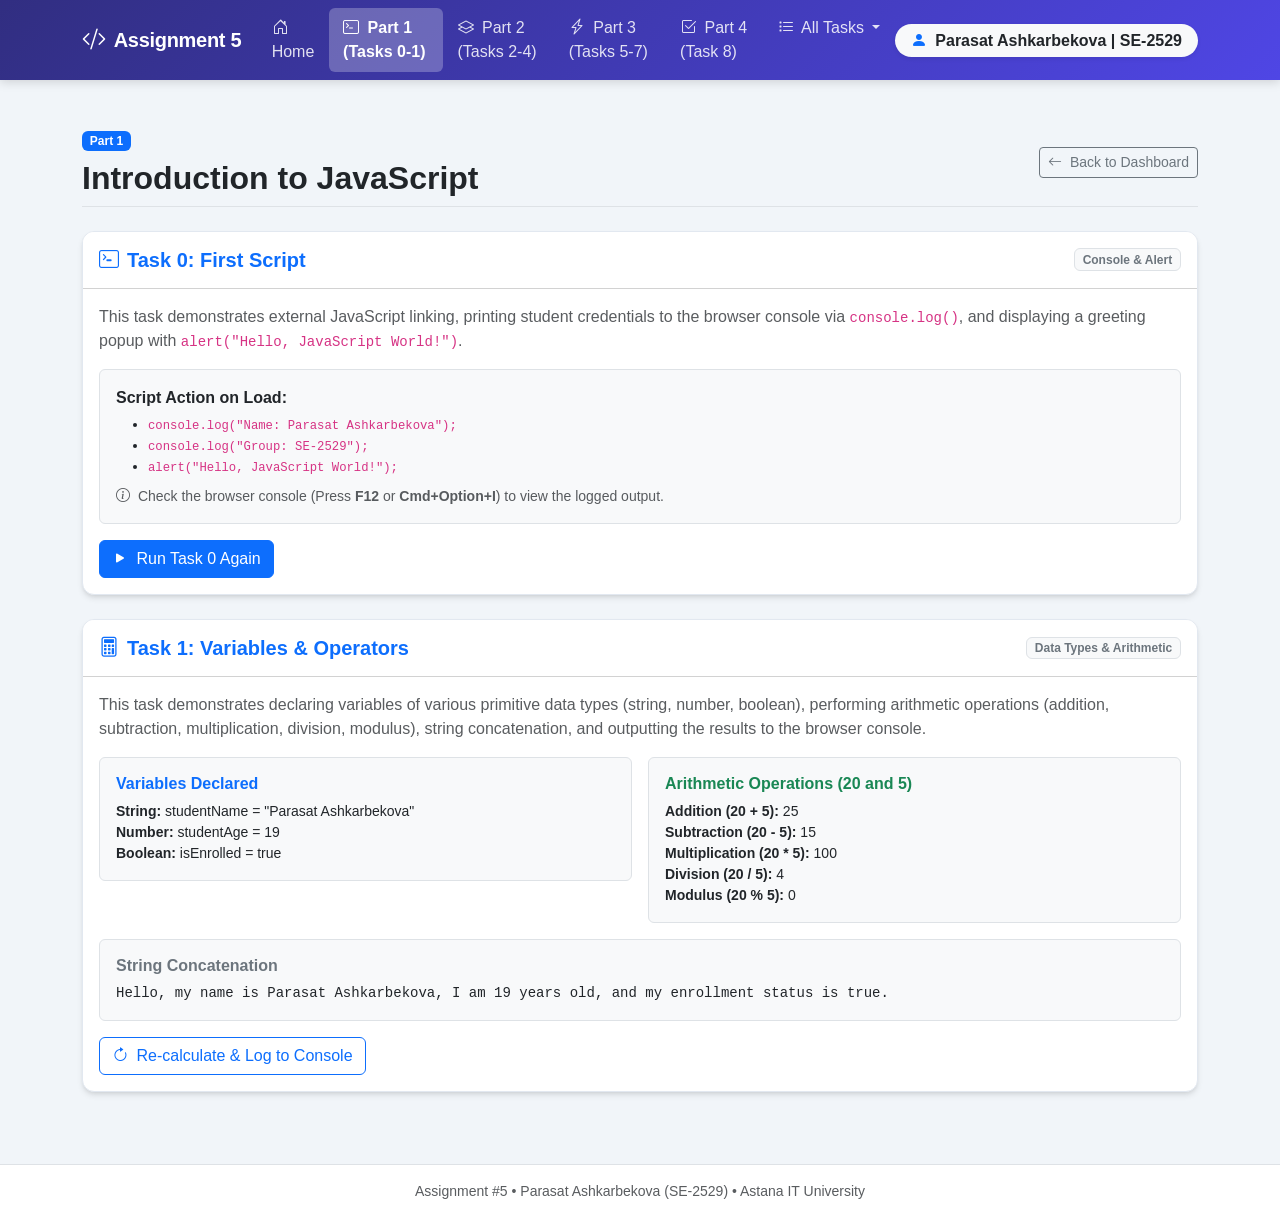
<file: task1.html>
<!DOCTYPE html>
<html lang="en">
<head>
  <meta charset="UTF-8">
  <meta http-equiv="refresh" content="0; url=part1.html#task1">
  <title>Task 1: Variables & Operators | Assignment 5</title>
  <script>
    window.location.replace("part1.html#task1");
  </script>
</head>
<body>
  <p>Redirecting to <a href="part1.html#task1">Task 1: Variables & Operators</a>...</p>
</body>
</html>
</file>
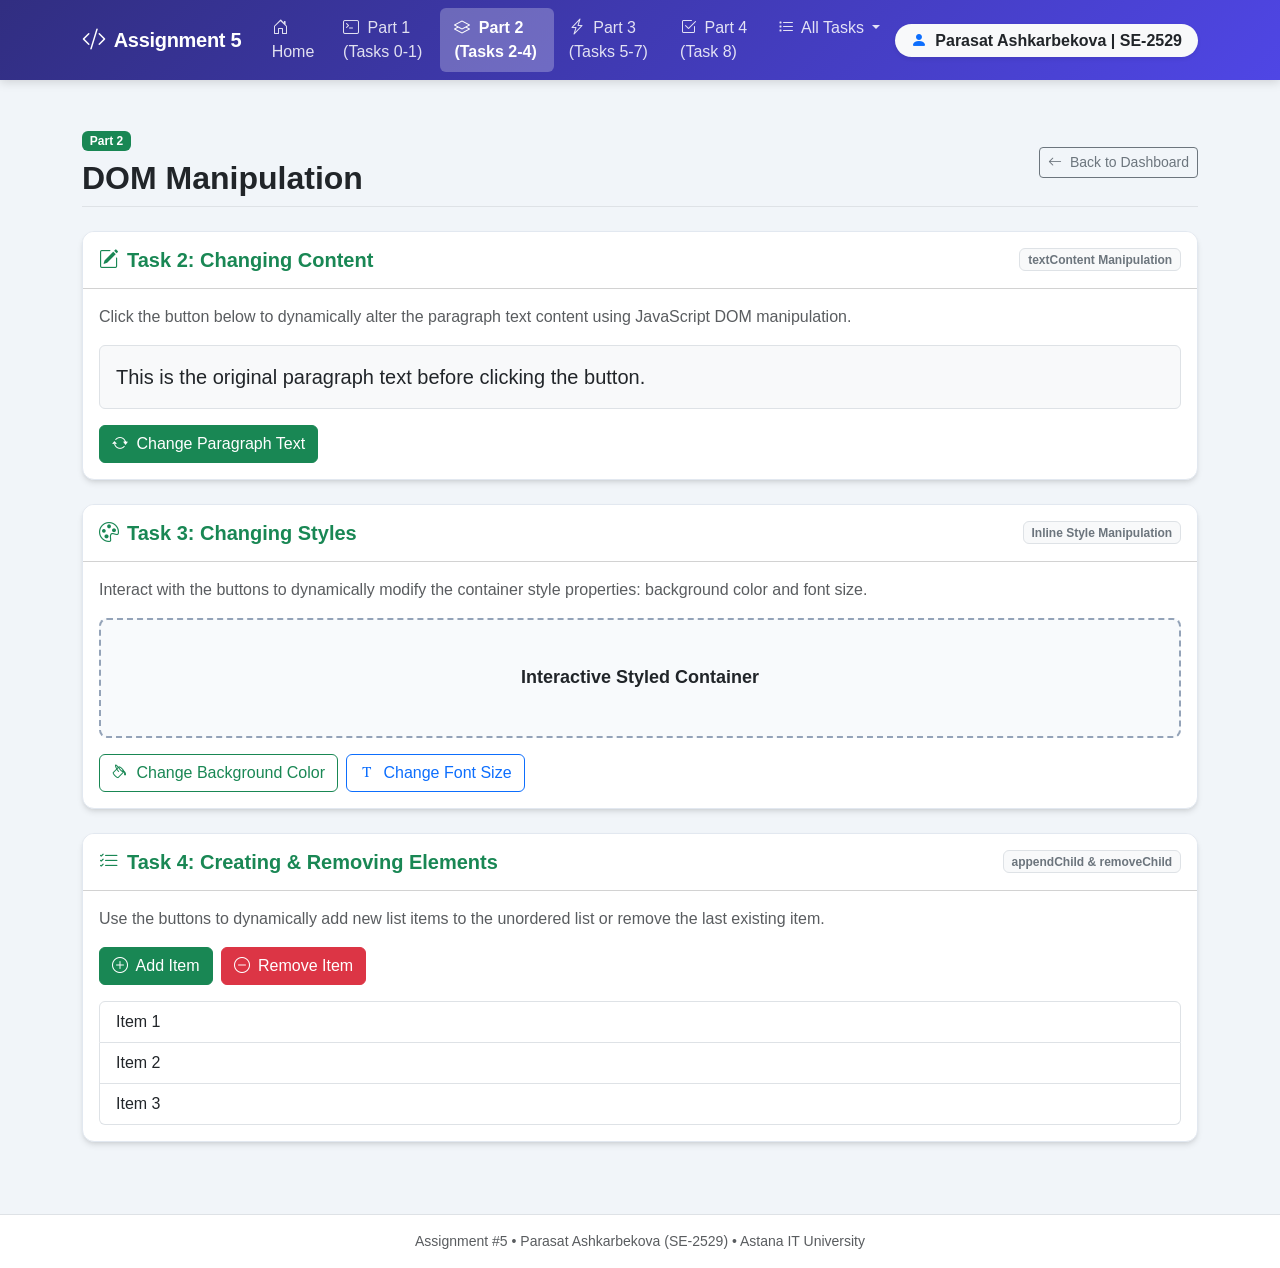
<file: task2.html>
<!DOCTYPE html>
<html lang="en">
<head>
  <meta charset="UTF-8">
  <meta http-equiv="refresh" content="0; url=part2.html#task2">
  <title>Task 2: Changing Content | Assignment 5</title>
  <script>
    window.location.replace("part2.html#task2");
  </script>
</head>
<body>
  <p>Redirecting to <a href="part2.html#task2">Task 2: Changing Content</a>...</p>
</body>
</html>
</file>
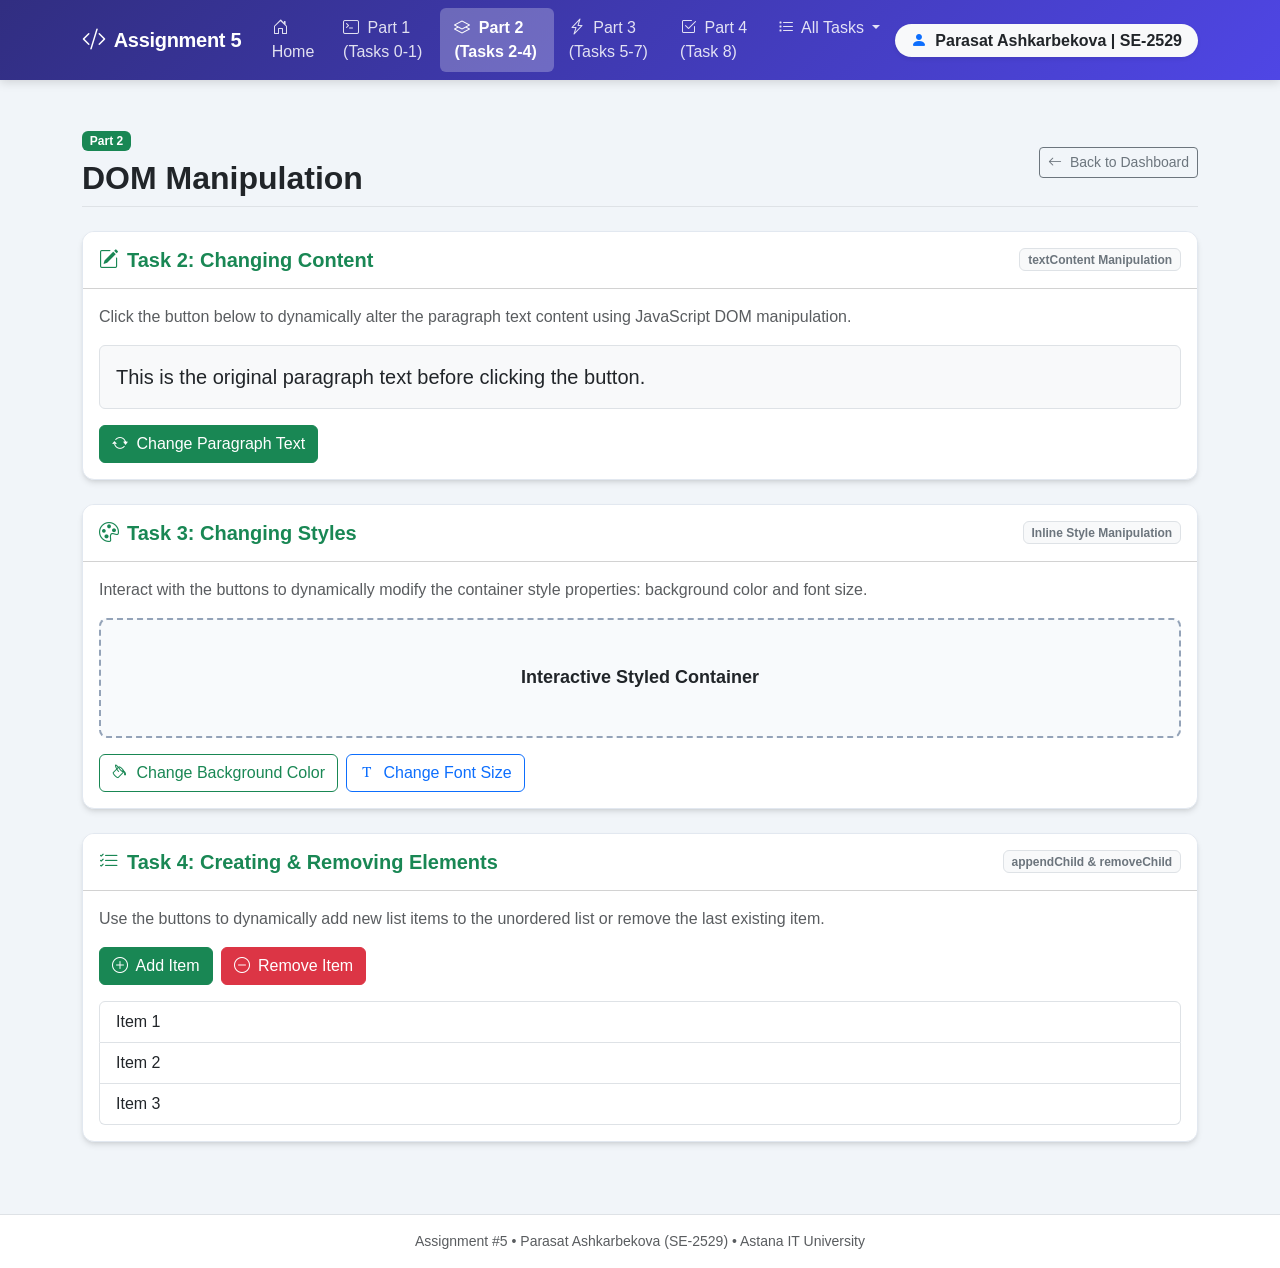
<file: task3.html>
<!DOCTYPE html>
<html lang="en">
<head>
  <meta charset="UTF-8">
  <meta http-equiv="refresh" content="0; url=part2.html#task3">
  <title>Task 3: Changing Styles | Assignment 5</title>
  <script>
    window.location.replace("part2.html#task3");
  </script>
</head>
<body>
  <p>Redirecting to <a href="part2.html#task3">Task 3: Changing Styles</a>...</p>
</body>
</html>
</file>
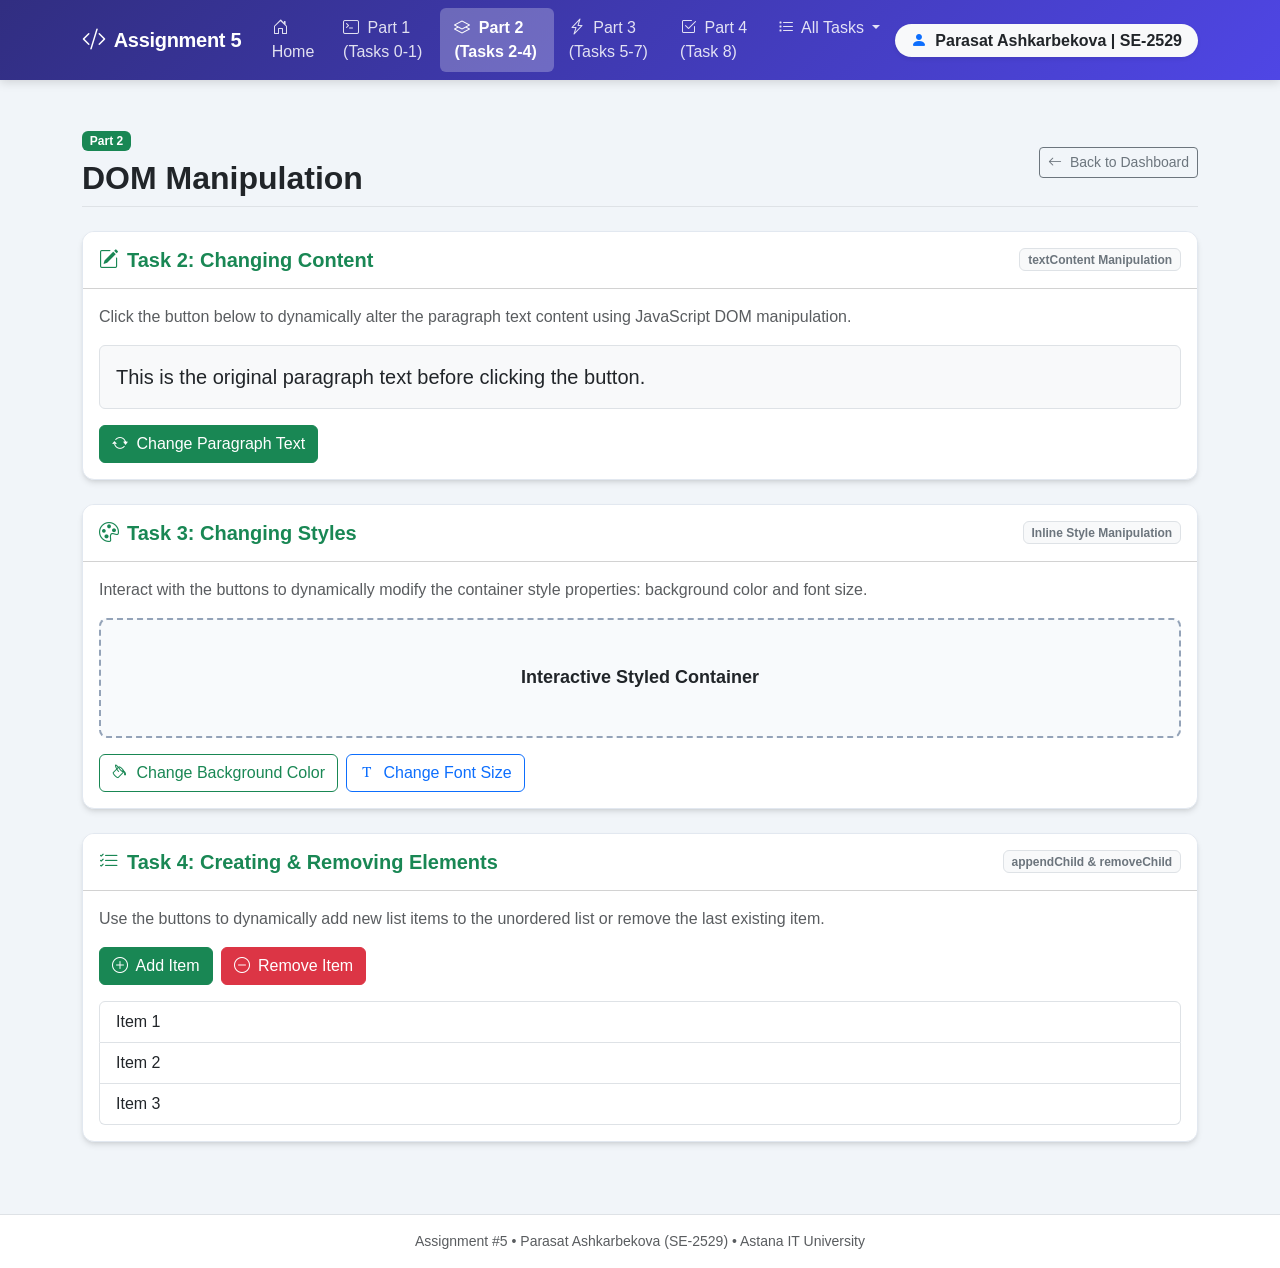
<file: task4.html>
<!DOCTYPE html>
<html lang="en">
<head>
  <meta charset="UTF-8">
  <meta http-equiv="refresh" content="0; url=part2.html#task4">
  <title>Task 4: Add & Remove Items | Assignment 5</title>
  <script>
    window.location.replace("part2.html#task4");
  </script>
</head>
<body>
  <p>Redirecting to <a href="part2.html#task4">Task 4: Add & Remove Items</a>...</p>
</body>
</html>
</file>
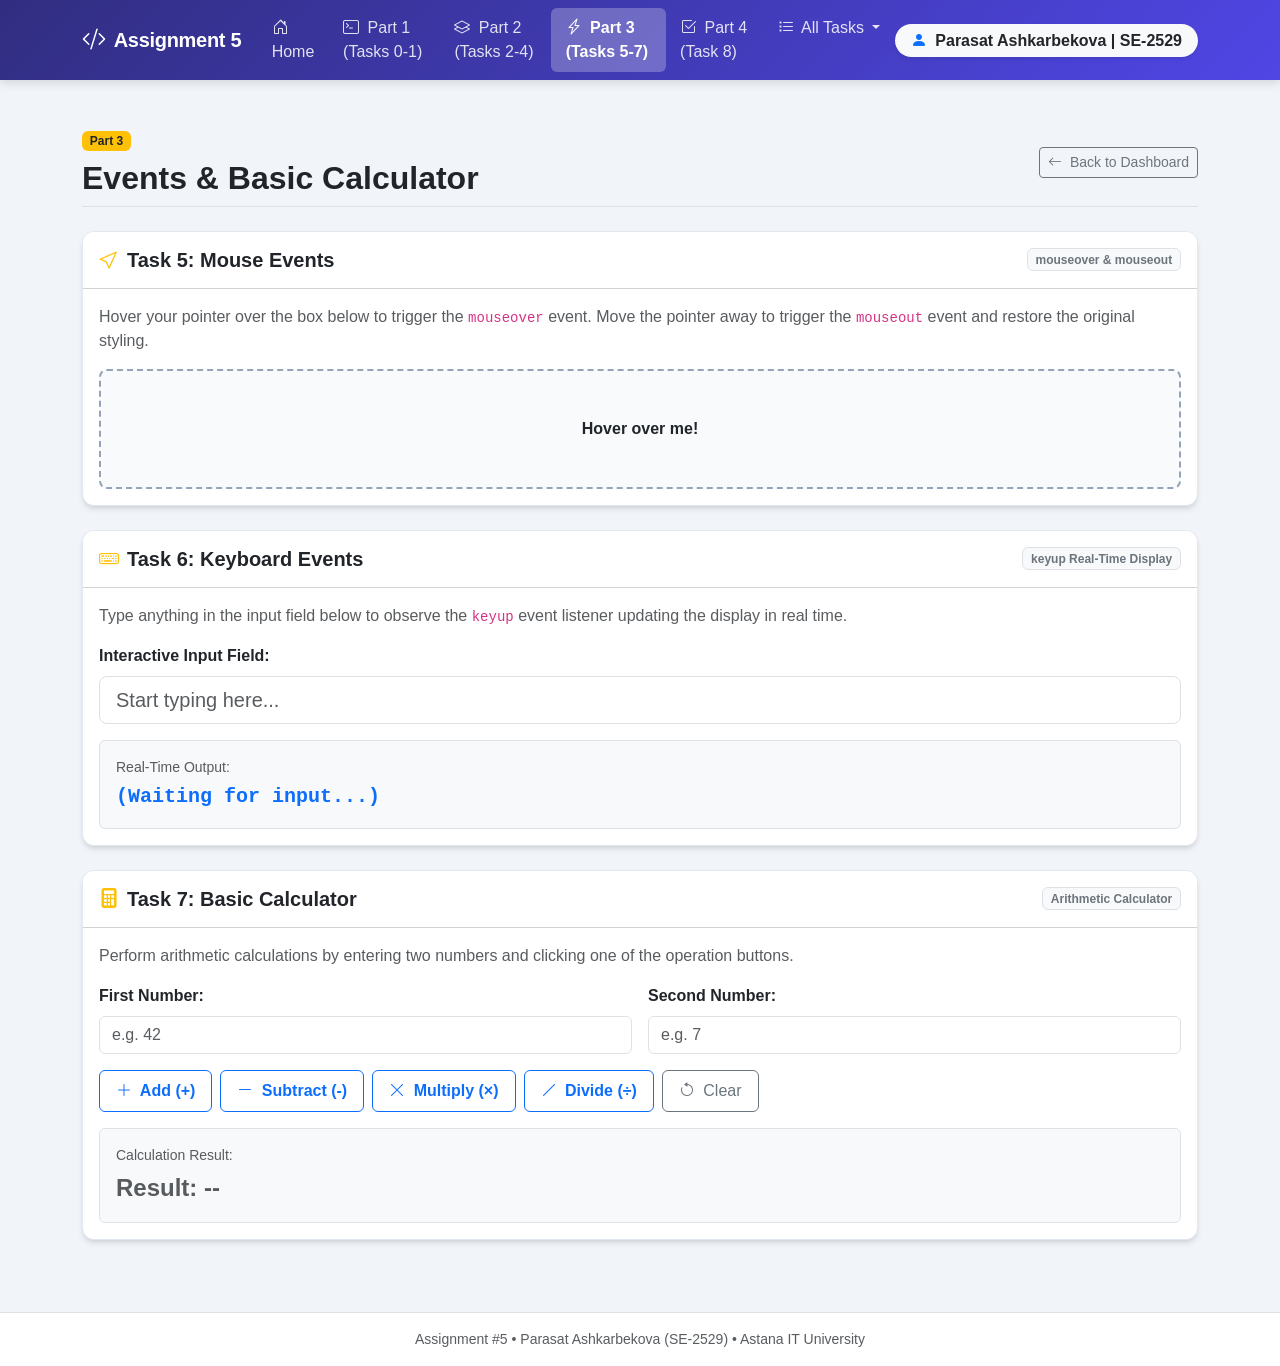
<file: task5.html>
<!DOCTYPE html>
<html lang="en">
<head>
  <meta charset="UTF-8">
  <meta http-equiv="refresh" content="0; url=part3.html#task5">
  <title>Task 5: Mouse Events | Assignment 5</title>
  <script>
    window.location.replace("part3.html#task5");
  </script>
</head>
<body>
  <p>Redirecting to <a href="part3.html#task5">Task 5: Mouse Events</a>...</p>
</body>
</html>
</file>
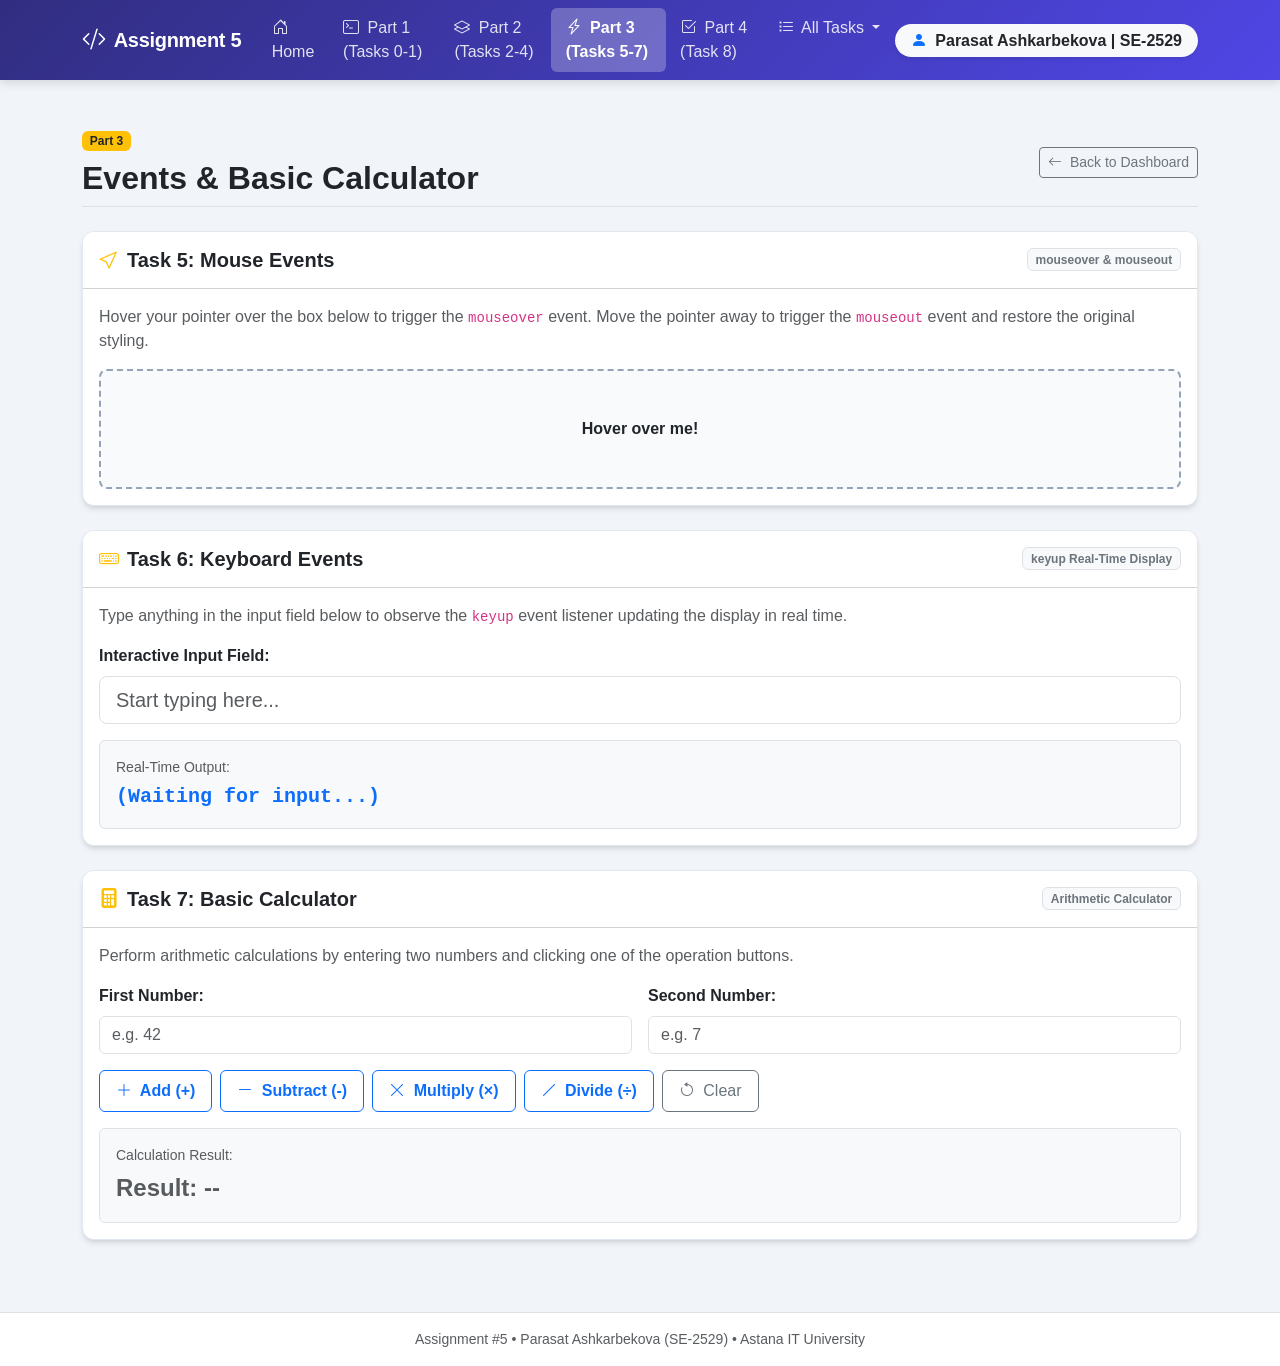
<file: task6.html>
<!DOCTYPE html>
<html lang="en">
<head>
  <meta charset="UTF-8">
  <meta http-equiv="refresh" content="0; url=part3.html#task6">
  <title>Task 6: Keyboard Events | Assignment 5</title>
  <script>
    window.location.replace("part3.html#task6");
  </script>
</head>
<body>
  <p>Redirecting to <a href="part3.html#task6">Task 6: Keyboard Events</a>...</p>
</body>
</html>
</file>
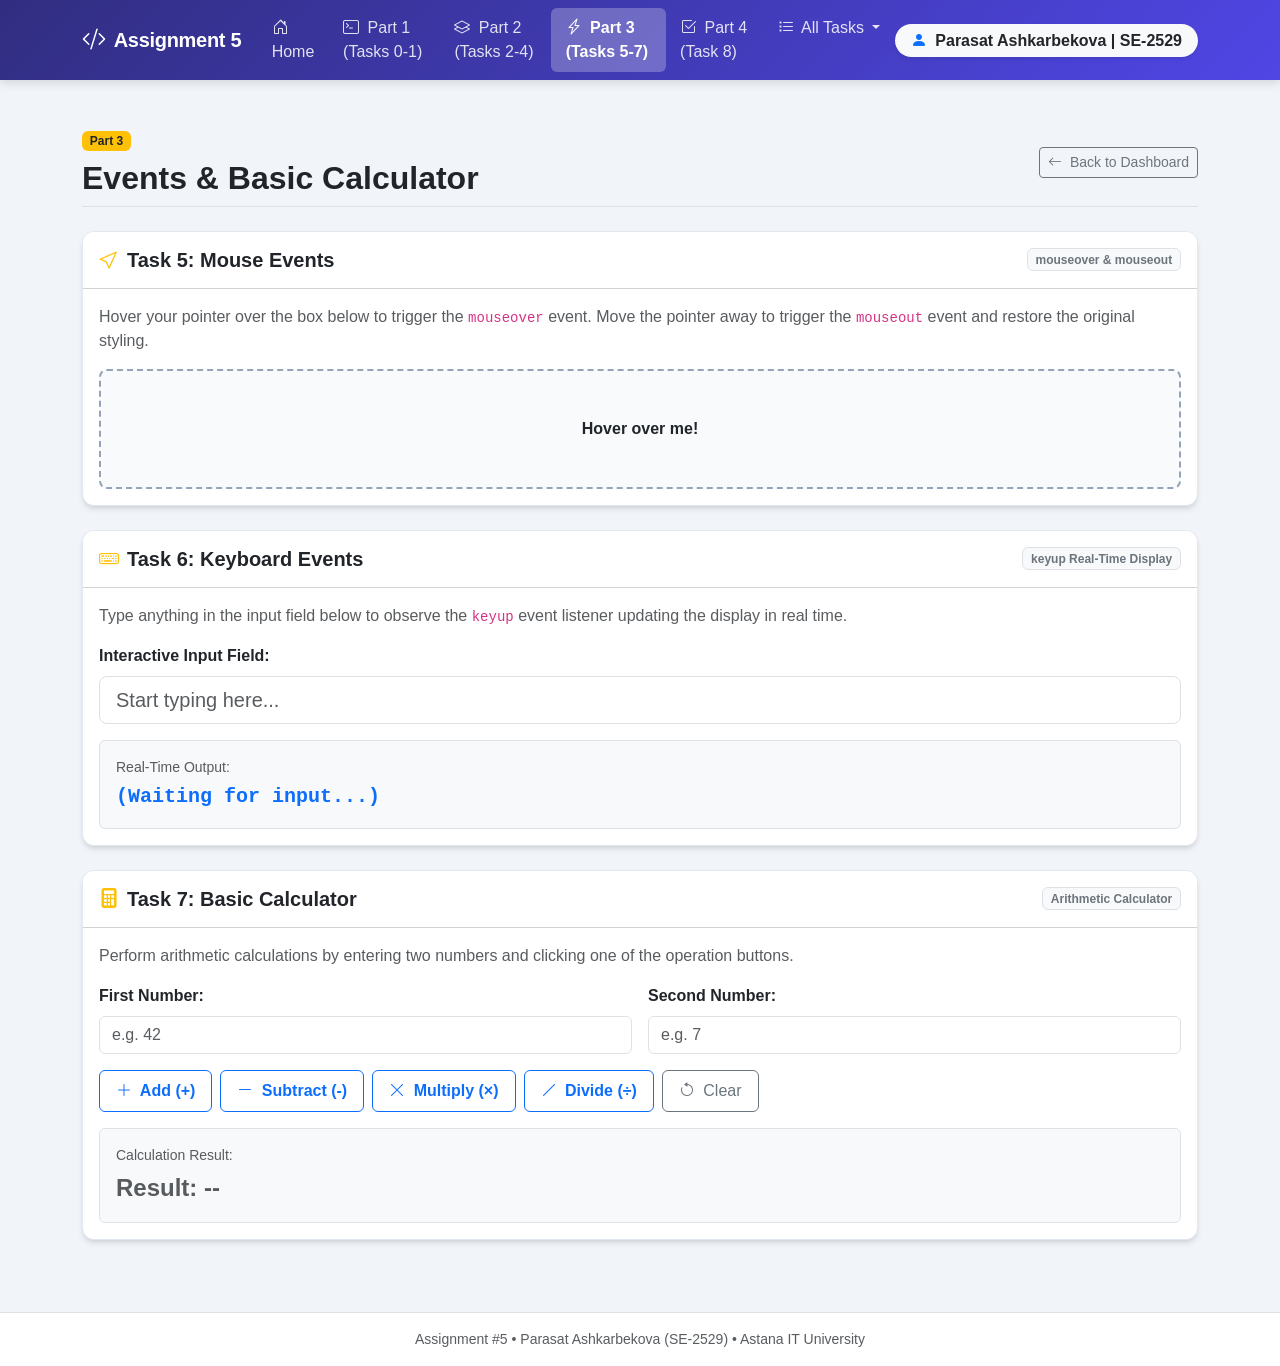
<file: task7.html>
<!DOCTYPE html>
<html lang="en">
<head>
  <meta charset="UTF-8">
  <meta http-equiv="refresh" content="0; url=part3.html#task7">
  <title>Task 7: Calculator | Assignment 5</title>
  <script>
    window.location.replace("part3.html#task7");
  </script>
</head>
<body>
  <p>Redirecting to <a href="part3.html#task7">Task 7: Calculator</a>...</p>
</body>
</html>
</file>
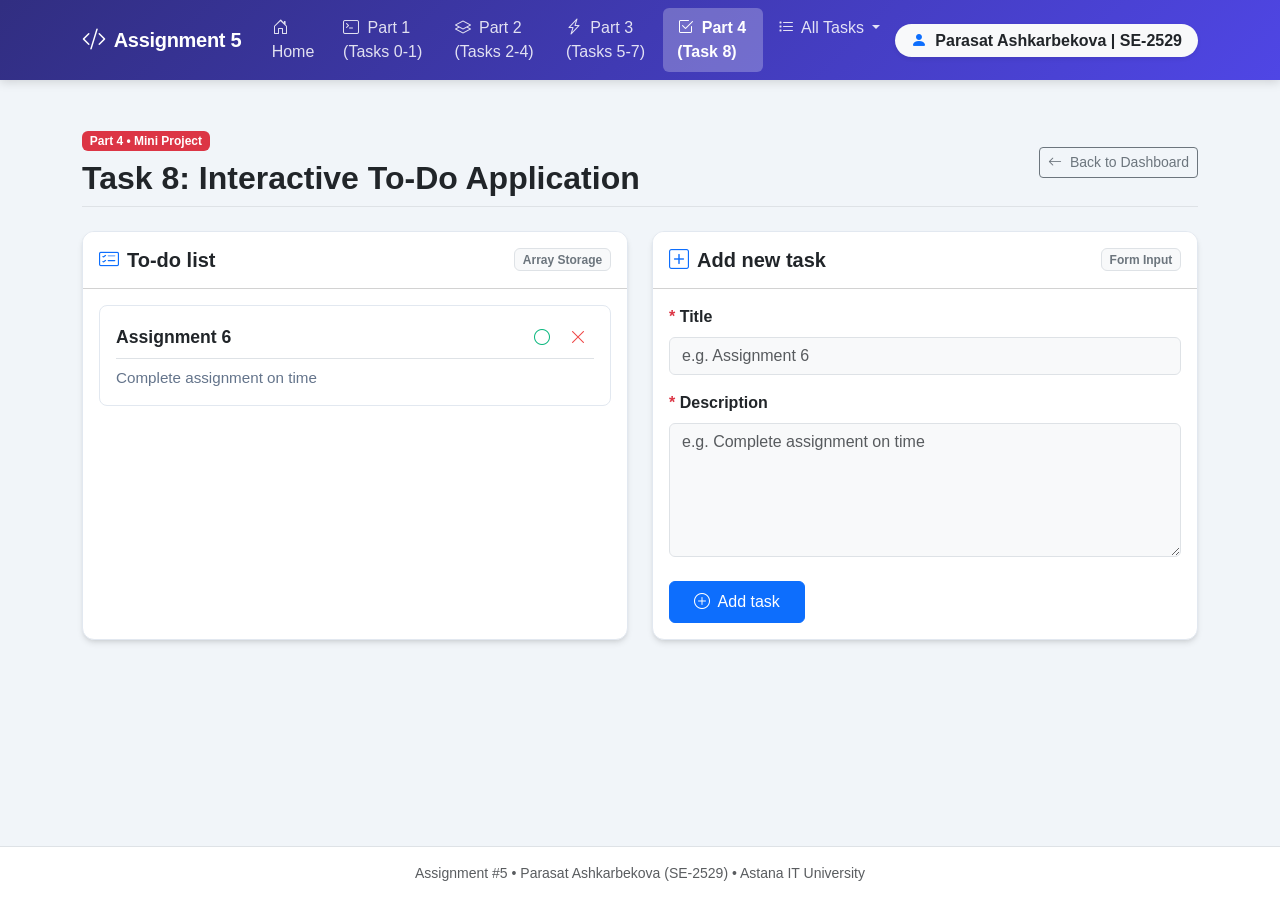
<file: task8.html>
<!DOCTYPE html>
<html lang="en">
<head>
  <meta charset="UTF-8">
  <meta http-equiv="refresh" content="0; url=part4.html#task8">
  <title>Task 8: Interactive To-Do App | Assignment 5</title>
  <script>
    window.location.replace("part4.html#task8");
  </script>
</head>
<body>
  <p>Redirecting to <a href="part4.html#task8">Task 8: Interactive To-Do App</a>...</p>
</body>
</html>
</file>
<file: css/style.css>
:root {
  --primary-color: #4f46e5;
  --primary-hover: #4338ca;
  --secondary-bg: #f8fafc;
  --card-border: #e2e8f0;
  --card-shadow: 0 4px 6px -1px rgba(0, 0, 0, 0.1), 0 2px 4px -2px rgba(0, 0, 0, 0.1);
  --card-hover-shadow: 0 10px 15px -3px rgba(0, 0, 0, 0.1), 0 4px 6px -4px rgba(0, 0, 0, 0.1);
}

body {
  font-family: -apple-system, BlinkMacSystemFont, "Segoe UI", Roboto, "Helvetica Neue", Arial, sans-serif;
  background-color: #f1f5f9;
  color: #1e293b;
  min-height: 100vh;
  display: flex;
  flex-direction: column;
}

main {
  flex: 1 0 auto;
}

.navbar {
  background: linear-gradient(135deg, #312e81 0%, #4f46e5 100%);
  box-shadow: 0 2px 10px rgba(0, 0, 0, 0.15);
}

.navbar-brand {
  font-weight: 700;
  letter-spacing: -0.3px;
}

.nav-link {
  font-weight: 500;
  padding: 0.5rem 0.9rem !important;
  border-radius: 6px;
  color: rgba(255, 255, 255, 0.85) !important;
  transition: all 0.2s ease-in-out;
}

.nav-link:hover {
  color: #ffffff !important;
  background-color: rgba(255, 255, 255, 0.15);
}

.nav-link.active {
  color: #ffffff !important;
  background-color: rgba(255, 255, 255, 0.25);
  font-weight: 600;
}

.card {
  border: 1px solid var(--card-border);
  border-radius: 12px;
  box-shadow: var(--card-shadow);
  background-color: #ffffff;
  transition: transform 0.2s ease, box-shadow 0.2s ease;
}

.card-hover:hover {
  transform: translateY(-4px);
  box-shadow: var(--card-hover-shadow);
}

.card-header {
  border-top-left-radius: 11px !important;
  border-top-right-radius: 11px !important;
  font-weight: 600;
}

.interactive-box {
  width: 100%;
  min-height: 120px;
  display: flex;
  align-items: center;
  justify-content: center;
  border-radius: 8px;
  border: 2px dashed #94a3b8;
  font-weight: 600;
  transition: background-color 0.3s ease, font-size 0.3s ease, color 0.3s ease;
}

.task-card {
  background-color: #ffffff;
  border: 1px solid #e2e8f0;
  border-radius: 8px;
  padding: 16px;
  margin-bottom: 12px;
  transition: box-shadow 0.2s ease;
}

.task-card:hover {
  box-shadow: 0 4px 6px -1px rgba(0, 0, 0, 0.08);
}

.task-title {
  font-size: 1.1rem;
  font-weight: 600;
  margin-bottom: 4px;
}

.task-desc {
  font-size: 0.95rem;
  color: #64748b;
  margin-bottom: 0;
  white-space: pre-wrap;
}

.task-completed .task-title,
.task-completed .task-desc {
  text-decoration: line-through;
  color: #94a3b8;
}

.action-btn {
  border: none;
  background: transparent;
  cursor: pointer;
  padding: 4px 8px;
  border-radius: 4px;
  transition: background-color 0.2s ease;
}

.action-btn:hover {
  background-color: #f1f5f9;
}

.action-btn.delete-btn {
  color: #ef4444;
}

.action-btn.delete-btn:hover {
  background-color: #fee2e2;
}

.action-btn.toggle-btn {
  color: #10b981;
}

.action-btn.toggle-btn:hover {
  background-color: #d1fae5;
}

footer {
  background-color: #ffffff;
  border-top: 1px solid #e2e8f0;
  padding: 1.5rem 0;
  margin-top: auto;
}
</file>
